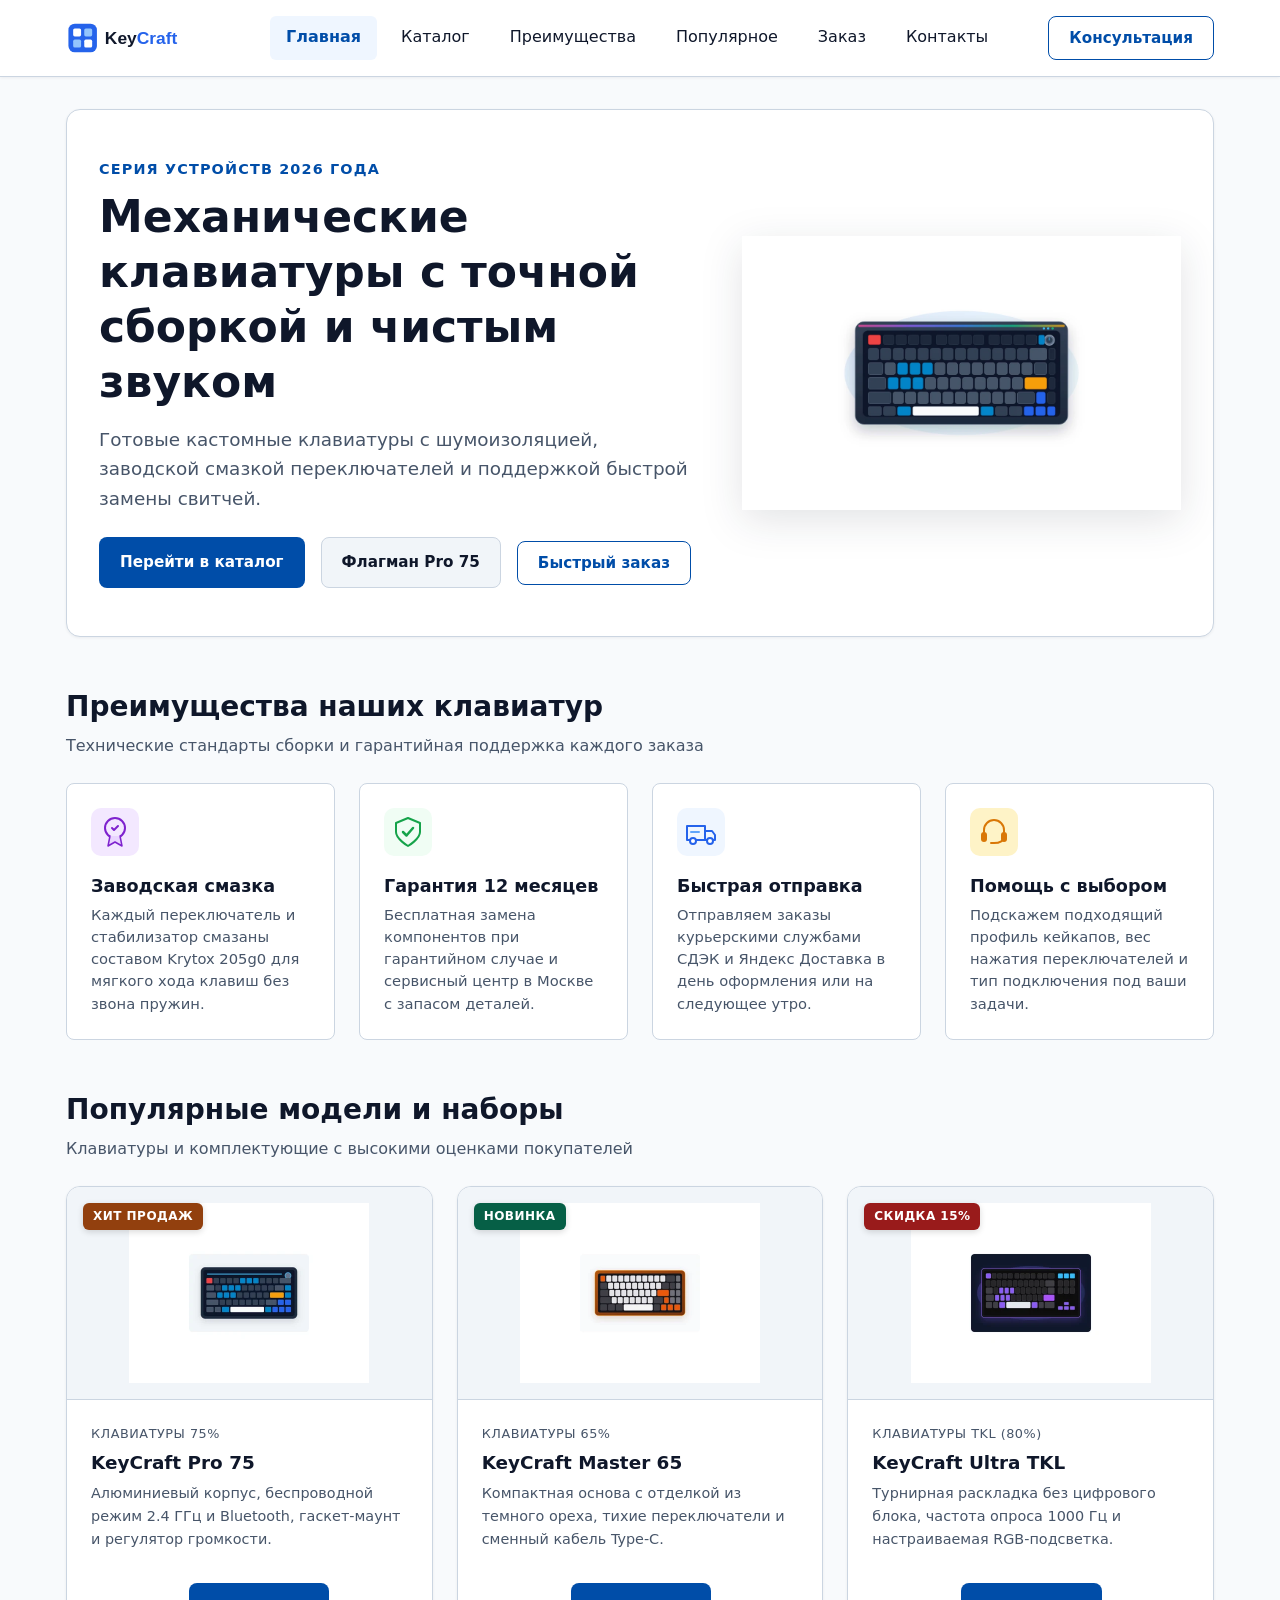
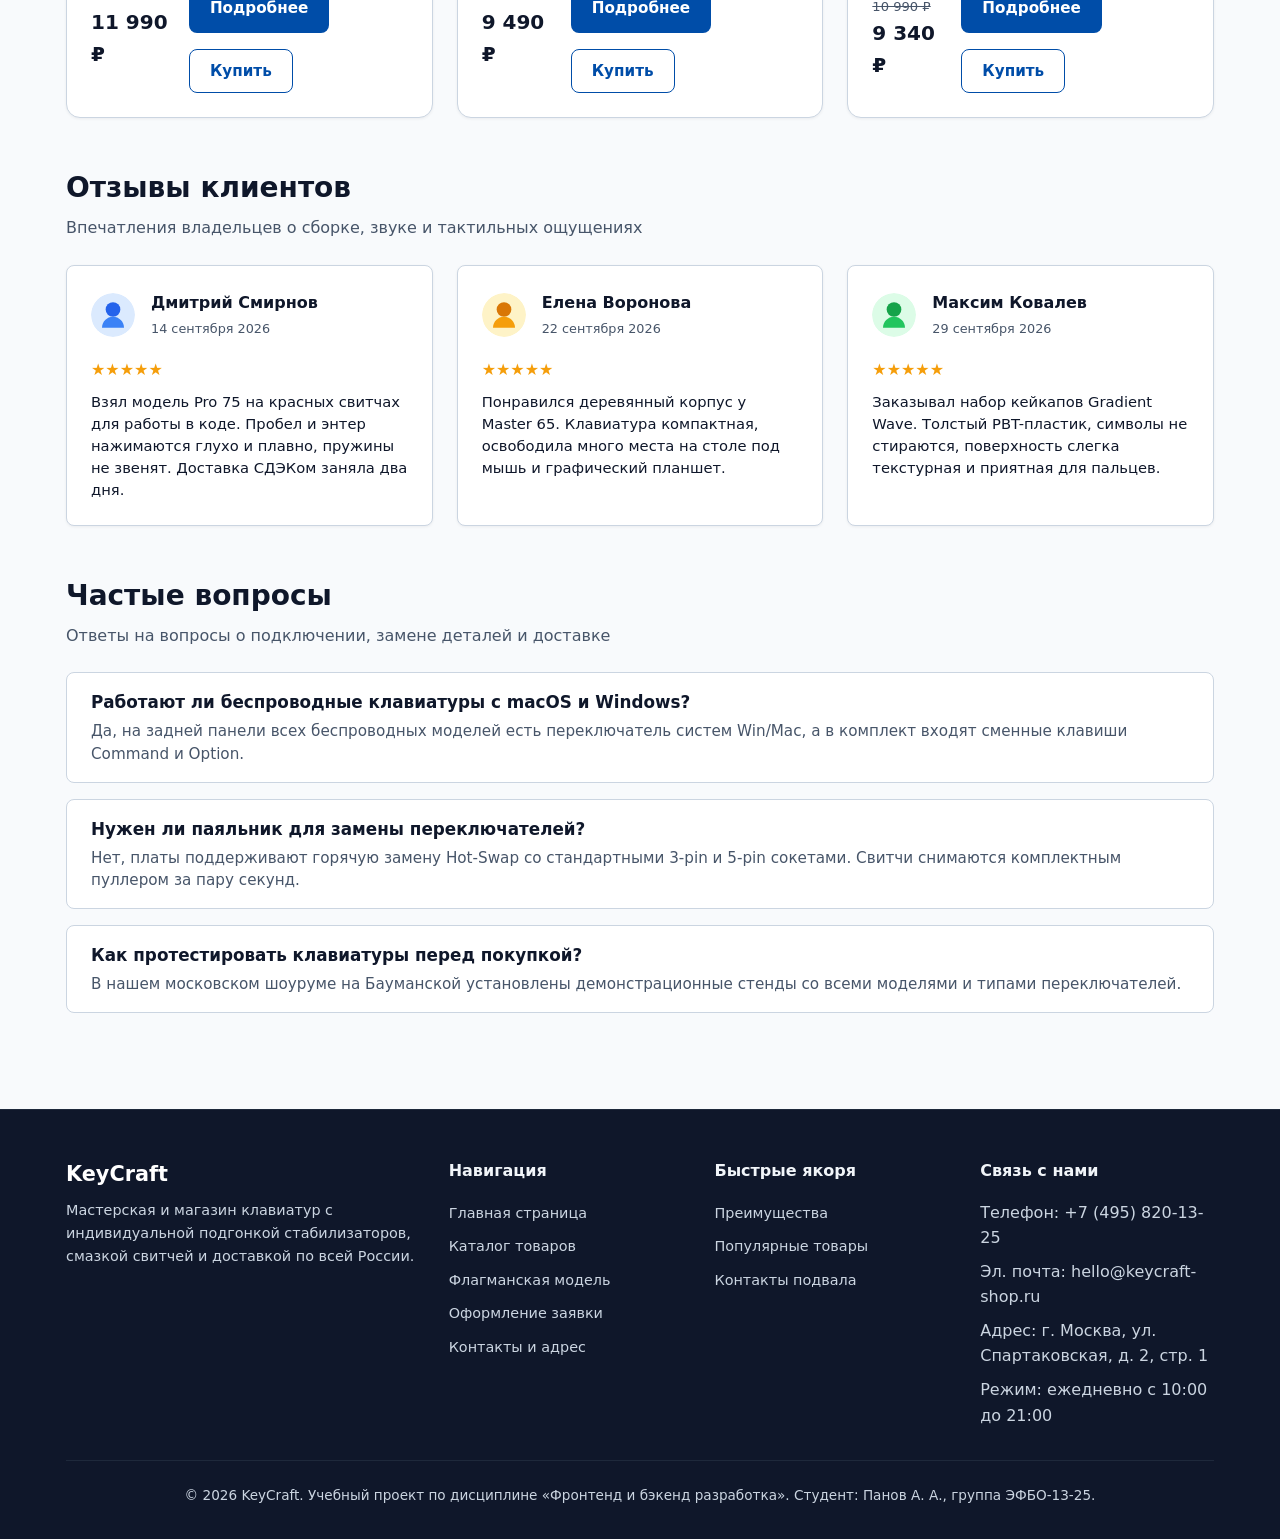
<file: index.html>
<!DOCTYPE html>
<html lang="ru">
<head>
  <meta charset="UTF-8">
  <meta name="viewport" content="width=device-width, initial-scale=1.0">
  <title>KeyCraft — Магазин кастомных механических клавиатур</title>
  <meta name="description" content="Интернет-магазин кастомных механических клавиатур KeyCraft: модели 65%, 75% и TKL, смазанные свитчи Krytox, PBT-кейкапы и быстрая доставка по РФ.">
  <link rel="icon" href="favicon.ico">
  <link rel="canonical" href="https://s4cbs.github.io/kr3-responsive-shop/index.html">
  <!-- Подключение базовых стилей проекта -->
  <link rel="stylesheet" href="css/style.css">
  <!-- Подключение отдельного файла адаптивных стилей (КР №3) -->
  <link rel="stylesheet" href="css/responsive.css">
</head>
<body>
  <!-- Ссылка для быстрого перехода к содержимому (доступность A11y) -->
  <a href="#main-content" class="skip-link">Перейти к основному содержимому</a>

  <!-- Шапка сайта с доступной адаптивной навигацией -->
  <header class="site-header">
    <div class="container site-header__inner">
      <div class="site-header__brand">
        <a href="index.html" class="site-header__logo" aria-label="KeyCraft на главную">
          <img src="images/logo.svg" alt="Логотип KeyCraft" class="site-header__logo-img" width="160" height="38">
        </a>
      </div>

      <!-- Навигационное меню (десктопная панель / мобильный Drawer) -->
      <nav class="site-nav" id="primary-nav" aria-label="Основное меню">
        <div class="site-nav__header">
          <span class="site-nav__title">Навигация</span>
          <button type="button" class="site-nav__close-btn" id="menu-close-btn" aria-label="Закрыть меню">✕</button>
        </div>
        <ul class="site-nav__list">
          <li class="site-nav__item">
            <a href="index.html" class="site-nav__link site-nav__link--active" aria-current="page">Главная</a>
          </li>
          <li class="site-nav__item">
            <a href="catalog.html" class="site-nav__link">Каталог</a>
          </li>
          <li class="site-nav__item">
            <a href="index.html#advantages" class="site-nav__link">Преимущества</a>
          </li>
          <li class="site-nav__item">
            <a href="index.html#popular" class="site-nav__link">Популярное</a>
          </li>
          <li class="site-nav__item">
            <a href="order.html" class="site-nav__link">Заказ</a>
          </li>
          <li class="site-nav__item">
            <a href="contacts.html" class="site-nav__link">Контакты</a>
          </li>
        </ul>
        <div class="site-nav__footer">
          <button type="button" class="button button--primary button--full" data-open-modal="quick-order" data-product="Консультация">Быстрая консультация</button>
        </div>
      </nav>

      <div class="site-header__actions">
        <button type="button" class="button button--outline" data-open-modal="quick-order" data-product="Консультация">Консультация</button>
        <!-- Кнопка мобильного гамбургер-меню (A11y: aria-expanded, aria-controls) -->
        <button type="button" class="site-header__menu-toggle" id="menu-toggle-btn" aria-expanded="false" aria-controls="primary-nav" aria-label="Открыть навигационное меню">
          <span class="site-header__menu-icon" aria-hidden="true">
            <span></span>
            <span></span>
            <span></span>
          </span>
        </button>
      </div>
    </div>
  </header>

  <!-- Затемняющая подложка при открытом мобильном меню -->
  <div class="site-nav-overlay" id="nav-overlay" aria-hidden="true"></div>

  <!-- Единственный тег main на странице -->
  <main id="main-content" class="site-main">
    <div class="container">

      <!-- Hero-блок (адаптивная сетка, отзывчивые изображения <picture>) -->
      <section class="hero" aria-labelledby="hero-title">
        <div class="hero__inner">
          <div class="hero__content">
            <p class="hero__subtitle">Серия устройств 2026 года</p>
            <h1 id="hero-title" class="hero__title">Механические клавиатуры с точной сборкой и чистым звуком</h1>
            <p class="hero__description">
              Готовые кастомные клавиатуры с шумоизоляцией, заводской смазкой переключателей и поддержкой быстрой замены свитчей.
            </p>
            <div class="button-group hero__actions">
              <a href="catalog.html" class="button button--primary">Перейти в каталог</a>
              <a href="product.html" class="button button--secondary">Флагман Pro 75</a>
              <button type="button" class="button button--outline" data-open-modal="quick-order" data-product="KeyCraft Pro 75">Быстрый заказ</button>
            </div>
          </div>
          <div class="hero__image-wrapper">
            <!-- Отзывчивое изображение с форматами WebP / PNG / SVG и адаптивными размерами -->
            <picture>
              <source type="image/webp" 
                      srcset="images/hero-keyboard-480.webp 480w, images/hero-keyboard-800.webp 800w, images/hero-keyboard-1200.webp 1200w" 
                      sizes="(max-width: 639px) 100vw, (max-width: 1023px) 50vw, 550px">
              <source type="image/png" 
                      srcset="images/hero-keyboard-480.png 480w, images/hero-keyboard-800.png 800w" 
                      sizes="(max-width: 639px) 100vw, (max-width: 1023px) 50vw, 550px">
              <img src="images/hero-keyboard.svg" 
                   alt="Кастомная механическая клавиатура KeyCraft Pro 75 с RGB-подсветкой" 
                   class="hero__image" 
                   width="640" 
                   height="400" 
                   fetchpriority="high">
            </picture>
          </div>
        </div>
      </section>

      <!-- Блок преимуществ с якорным id="advantages" -->
      <section id="advantages" class="section" aria-labelledby="advantages-title">
        <div class="section__header">
          <h2 id="advantages-title" class="section__title">Преимущества наших клавиатур</h2>
          <p class="section__description">Технические стандарты сборки и гарантийная поддержка каждого заказа</p>
        </div>

        <div class="features-grid">
          <article class="feature-card">
            <img src="images/icon-quality.svg" alt="" class="feature-card__icon" width="48" height="48" aria-hidden="true" loading="lazy">
            <h3 class="feature-card__title">Заводская смазка</h3>
            <p class="feature-card__description">
              Каждый переключатель и стабилизатор смазаны составом Krytox 205g0 для мягкого хода клавиш без звона пружин.
            </p>
          </article>

          <article class="feature-card">
            <img src="images/icon-warranty.svg" alt="" class="feature-card__icon" width="48" height="48" aria-hidden="true" loading="lazy">
            <h3 class="feature-card__title">Гарантия 12 месяцев</h3>
            <p class="feature-card__description">
              Бесплатная замена компонентов при гарантийном случае и сервисный центр в Москве с запасом деталей.
            </p>
          </article>

          <article class="feature-card">
            <img src="images/icon-delivery.svg" alt="" class="feature-card__icon" width="48" height="48" aria-hidden="true" loading="lazy">
            <h3 class="feature-card__title">Быстрая отправка</h3>
            <p class="feature-card__description">
              Отправляем заказы курьерскими службами СДЭК и Яндекс Доставка в день оформления или на следующее утро.
            </p>
          </article>

          <article class="feature-card">
            <img src="images/icon-support.svg" alt="" class="feature-card__icon" width="48" height="48" aria-hidden="true" loading="lazy">
            <h3 class="feature-card__title">Помощь с выбором</h3>
            <p class="feature-card__description">
              Подскажем подходящий профиль кейкапов, вес нажатия переключателей и тип подключения под ваши задачи.
            </p>
          </article>
        </div>
      </section>

      <!-- Блок популярных товаров с якорным id="popular" -->
      <section id="popular" class="section" aria-labelledby="popular-title">
        <div class="section__header">
          <h2 id="popular-title" class="section__title">Популярные модели и наборы</h2>
          <p class="section__description">Клавиатуры и комплектующие с высокими оценками покупателей</p>
        </div>

        <div class="catalog-grid">
          <!-- Карточка 1 (Хит) -->
          <article class="product-card">
            <span class="product-card__badge product-card__badge--hit">Хит продаж</span>
            <div class="product-card__image-box">
              <picture>
                <source type="image/webp" 
                        srcset="images/product-1-480.webp 480w, images/product-1-800.webp 800w" 
                        sizes="(max-width: 639px) 100vw, (max-width: 1023px) 50vw, 360px">
                <source type="image/png" 
                        srcset="images/product-1-480.png 480w, images/product-1-800.png 800w" 
                        sizes="(max-width: 639px) 100vw, (max-width: 1023px) 50vw, 360px">
                <img src="images/product-1.svg" 
                     alt="Клавиатура KeyCraft Pro 75" 
                     class="product-card__image" 
                     width="320" 
                     height="240" 
                     loading="lazy">
              </picture>
            </div>
            <div class="product-card__body">
              <span class="product-card__category">Клавиатуры 75%</span>
              <h3 class="product-card__title">
                <a href="product.html">KeyCraft Pro 75</a>
              </h3>
              <p class="product-card__description">
                Алюминиевый корпус, беспроводной режим 2.4 ГГц и Bluetooth, гаскет-маунт и регулятор громкости.
              </p>
              <div class="product-card__footer">
                <div class="product-card__price-box">
                  <span class="product-card__price">11 990 ₽</span>
                </div>
                <div class="button-group">
                  <a href="product.html" class="button button--primary">Подробнее</a>
                  <button type="button" class="button button--outline" data-open-modal="quick-order" data-product="KeyCraft Pro 75">Купить</button>
                </div>
              </div>
            </div>
          </article>

          <!-- Карточка 2 (Новинка) -->
          <article class="product-card">
            <span class="product-card__badge product-card__badge--new">Новинка</span>
            <div class="product-card__image-box">
              <picture>
                <source type="image/webp" 
                        srcset="images/product-2-480.webp 480w, images/product-2-800.webp 800w" 
                        sizes="(max-width: 639px) 100vw, (max-width: 1023px) 50vw, 360px">
                <source type="image/png" 
                        srcset="images/product-2-480.png 480w, images/product-2-800.png 800w" 
                        sizes="(max-width: 639px) 100vw, (max-width: 1023px) 50vw, 360px">
                <img src="images/product-2.svg" 
                     alt="Клавиатура KeyCraft Master 65" 
                     class="product-card__image" 
                     width="320" 
                     height="240" 
                     loading="lazy">
              </picture>
            </div>
            <div class="product-card__body">
              <span class="product-card__category">Клавиатуры 65%</span>
              <h3 class="product-card__title">
                <a href="product.html">KeyCraft Master 65</a>
              </h3>
              <p class="product-card__description">
                Компактная основа с отделкой из темного ореха, тихие переключатели и сменный кабель Type-C.
              </p>
              <div class="product-card__footer">
                <div class="product-card__price-box">
                  <span class="product-card__price">9 490 ₽</span>
                </div>
                <div class="button-group">
                  <a href="product.html" class="button button--primary">Подробнее</a>
                  <button type="button" class="button button--outline" data-open-modal="quick-order" data-product="KeyCraft Master 65">Купить</button>
                </div>
              </div>
            </div>
          </article>

          <!-- Карточка 3 (Скидка) -->
          <article class="product-card product-card--discount">
            <span class="product-card__badge product-card__badge--discount">Скидка 15%</span>
            <div class="product-card__image-box">
              <picture>
                <source type="image/webp" 
                        srcset="images/product-3-480.webp 480w, images/product-3-800.webp 800w" 
                        sizes="(max-width: 639px) 100vw, (max-width: 1023px) 50vw, 360px">
                <source type="image/png" 
                        srcset="images/product-3-480.png 480w, images/product-3-800.png 800w" 
                        sizes="(max-width: 639px) 100vw, (max-width: 1023px) 50vw, 360px">
                <img src="images/product-3.svg" 
                     alt="Клавиатура KeyCraft Ultra TKL" 
                     class="product-card__image" 
                     width="320" 
                     height="240" 
                     loading="lazy">
              </picture>
            </div>
            <div class="product-card__body">
              <span class="product-card__category">Клавиатуры TKL (80%)</span>
              <h3 class="product-card__title">
                <a href="product.html">KeyCraft Ultra TKL</a>
              </h3>
              <p class="product-card__description">
                Турнирная раскладка без цифрового блока, частота опроса 1000 Гц и настраиваемая RGB-подсветка.
              </p>
              <div class="product-card__footer">
                <div class="product-card__price-box">
                  <span class="product-card__price-old">10 990 ₽</span>
                  <span class="product-card__price">9 340 ₽</span>
                </div>
                <div class="button-group">
                  <a href="product.html" class="button button--primary">Подробнее</a>
                  <button type="button" class="button button--outline" data-open-modal="quick-order" data-product="KeyCraft Ultra TKL">Купить</button>
                </div>
              </div>
            </div>
          </article>
        </div>
      </section>

      <!-- Блок отзывов клиентов -->
      <section class="section" aria-labelledby="reviews-title">
        <div class="section__header">
          <h2 id="reviews-title" class="section__title">Отзывы клиентов</h2>
          <p class="section__description">Впечатления владельцев о сборке, звуке и тактильных ощущениях</p>
        </div>

        <div class="reviews-grid">
          <article class="review-card">
            <div class="review-card__header">
              <img src="images/avatar-1.svg" alt="Аватар Дмитрия Смирнова" class="review-card__avatar" width="48" height="48" loading="lazy">
              <div>
                <p class="review-card__author">Дмитрий Смирнов</p>
                <time class="review-card__date" datetime="2026-09-14">14 сентября 2026</time>
              </div>
            </div>
            <div class="review-card__rating" aria-label="Оценка 5 из 5">★★★★★</div>
            <p class="review-card__text">
              Взял модель Pro 75 на красных свитчах для работы в коде. Пробел и энтер нажимаются глухо и плавно, пружины не звенят. Доставка СДЭКом заняла два дня.
            </p>
          </article>

          <article class="review-card">
            <div class="review-card__header">
              <img src="images/avatar-2.svg" alt="Аватар Елены Вороновой" class="review-card__avatar" width="48" height="48" loading="lazy">
              <div>
                <p class="review-card__author">Елена Воронова</p>
                <time class="review-card__date" datetime="2026-09-22">22 сентября 2026</time>
              </div>
            </div>
            <div class="review-card__rating" aria-label="Оценка 5 из 5">★★★★★</div>
            <p class="review-card__text">
              Понравился деревянный корпус у Master 65. Клавиатура компактная, освободила много места на столе под мышь и графический планшет.
            </p>
          </article>

          <article class="review-card">
            <div class="review-card__header">
              <img src="images/avatar-3.svg" alt="Аватар Максима Ковалева" class="review-card__avatar" width="48" height="48" loading="lazy">
              <div>
                <p class="review-card__author">Максим Ковалев</p>
                <time class="review-card__date" datetime="2026-09-29">29 сентября 2026</time>
              </div>
            </div>
            <div class="review-card__rating" aria-label="Оценка 5 из 5">★★★★★</div>
            <p class="review-card__text">
              Заказывал набор кейкапов Gradient Wave. Толстый PBT-пластик, символы не стираются, поверхность слегка текстурная и приятная для пальцев.
            </p>
          </article>
        </div>
      </section>

      <!-- Блок частых вопросов (FAQ) -->
      <section class="section" aria-labelledby="faq-title">
        <div class="section__header">
          <h2 id="faq-title" class="section__title">Частые вопросы</h2>
          <p class="section__description">Ответы на вопросы о подключении, замене деталей и доставке</p>
        </div>

        <div class="faq-list">
          <div class="faq-item">
            <h3 class="faq-item__question">Работают ли беспроводные клавиатуры с macOS и Windows?</h3>
            <p class="faq-item__answer">
              Да, на задней панели всех беспроводных моделей есть переключатель систем Win/Mac, а в комплект входят сменные клавиши Command и Option.
            </p>
          </div>
          <div class="faq-item">
            <h3 class="faq-item__question">Нужен ли паяльник для замены переключателей?</h3>
            <p class="faq-item__answer">
              Нет, платы поддерживают горячую замену Hot-Swap со стандартными 3-pin и 5-pin сокетами. Свитчи снимаются комплектным пуллером за пару секунд.
            </p>
          </div>
          <div class="faq-item">
            <h3 class="faq-item__question">Как протестировать клавиатуры перед покупкой?</h3>
            <p class="faq-item__answer">
              В нашем московском шоуруме на Бауманской установлены демонстрационные стенды со всеми моделями и типами переключателей.
            </p>
          </div>
        </div>
      </section>

    </div>
  </main>

  <!-- Подвал сайта с якорным id="contacts" -->
  <footer id="contacts" class="site-footer">
    <div class="container">
      <div class="site-footer__inner">
        <div class="site-footer__column">
          <p class="site-footer__brand-title">KeyCraft</p>
          <p class="site-footer__text">
            Мастерская и магазин клавиатур с индивидуальной подгонкой стабилизаторов, смазкой свитчей и доставкой по всей России.
          </p>
        </div>

        <div class="site-footer__column">
          <h3 class="site-footer__title">Навигация</h3>
          <ul class="site-footer__list">
            <li><a href="index.html" class="site-footer__link">Главная страница</a></li>
            <li><a href="catalog.html" class="site-footer__link">Каталог товаров</a></li>
            <li><a href="product.html" class="site-footer__link">Флагманская модель</a></li>
            <li><a href="order.html" class="site-footer__link">Оформление заявки</a></li>
            <li><a href="contacts.html" class="site-footer__link">Контакты и адрес</a></li>
          </ul>
        </div>

        <div class="site-footer__column">
          <h3 class="site-footer__title">Быстрые якоря</h3>
          <ul class="site-footer__list">
            <li><a href="index.html#advantages" class="site-footer__link">Преимущества</a></li>
            <li><a href="index.html#popular" class="site-footer__link">Популярные товары</a></li>
            <li><a href="index.html#contacts" class="site-footer__link">Контакты подвала</a></li>
          </ul>
        </div>

        <div class="site-footer__column">
          <h3 class="site-footer__title">Связь с нами</h3>
          <ul class="site-footer__list">
            <li>Телефон: +7 (495) 820-13-25</li>
            <li>Эл. почта: hello@keycraft-shop.ru</li>
            <li>Адрес: г. Москва, ул. Спартаковская, д. 2, стр. 1</li>
            <li>Режим: ежедневно с 10:00 до 21:00</li>
          </ul>
        </div>
      </div>

      <div class="site-footer__bottom">
        <p>© 2026 KeyCraft. Учебный проект по дисциплине «Фронтенд и бэкенд разработка». Студент: Панов А. А., группа ЭФБО-13-25.</p>
      </div>
    </div>
  </footer>

  <!-- Модальное окно быстрого заказа (<dialog>) -->
  <dialog id="quick-order-dialog" class="modal" aria-labelledby="modal-title" aria-modal="true">
    <div class="modal__inner">
      <div class="modal__header">
        <h2 id="modal-title" class="modal__title">Быстрый заказ</h2>
        <button type="button" class="modal__close" data-close-modal aria-label="Закрыть модальное окно">×</button>
      </div>
      <p class="modal__description">Оставьте контакты, и менеджер перезвонит для подтверждения деталей заказа в течение 15 минут.</p>
      
      <form action="order.html" method="get" class="order-form">
        <div class="order-form__field">
          <label for="modal-name" class="order-form__label">Ваше имя <span class="order-form__required">*</span></label>
          <input type="text" id="modal-name" name="user_name" class="order-form__input" placeholder="Иван Иванов" autocomplete="name" required>
        </div>

        <div class="order-form__field">
          <label for="modal-phone" class="order-form__label">Номер телефона <span class="order-form__required">*</span></label>
          <input type="tel" id="modal-phone" name="user_phone" class="order-form__input" placeholder="+7 (999) 000-00-00" autocomplete="tel" required>
        </div>

        <div class="order-form__field">
          <label for="modal-product" class="order-form__label">Выбранный товар</label>
          <select id="modal-product" name="product_name" class="order-form__select">
            <option value="KeyCraft Pro 75">KeyCraft Pro 75 (11 990 ₽)</option>
            <option value="KeyCraft Master 65">KeyCraft Master 65 (9 490 ₽)</option>
            <option value="KeyCraft Ultra TKL">KeyCraft Ultra TKL (9 340 ₽)</option>
            <option value="KeyCraft Retro Classic">KeyCraft Retro Classic (8 790 ₽)</option>
            <option value="Линейные свитчи Red (70 шт)">Линейные свитчи Red (2 490 ₽)</option>
            <option value="PBT Кейкапы Gradient Wave">PBT Кейкапы Gradient Wave (3 290 ₽)</option>
          </select>
        </div>

        <div class="order-form__field">
          <label for="modal-consent" class="order-form__checkbox-label">
            <input type="checkbox" id="modal-consent" name="consent" class="order-form__checkbox" required checked>
            <span>Согласен на обработку персональных данных</span>
          </label>
        </div>

        <div class="order-form__actions">
          <button type="submit" class="button button--primary button--full">Подтвердить заявку</button>
        </div>
      </form>
    </div>
  </dialog>

  <!-- Кнопка «Наверх» -->
  <button type="button" class="scroll-top-button" aria-label="Прокрутить страницу наверх">
    <svg class="scroll-top-button__icon" viewBox="0 0 24 24" width="24" height="24" aria-hidden="true">
      <path d="M12 19V5M5 12l7-7 7 7" stroke="currentColor" stroke-width="2" stroke-linecap="round" stroke-linejoin="round" fill="none"/>
    </svg>
  </button>

  <script src="js/main.js" defer></script>
</body>
</html>
</file>
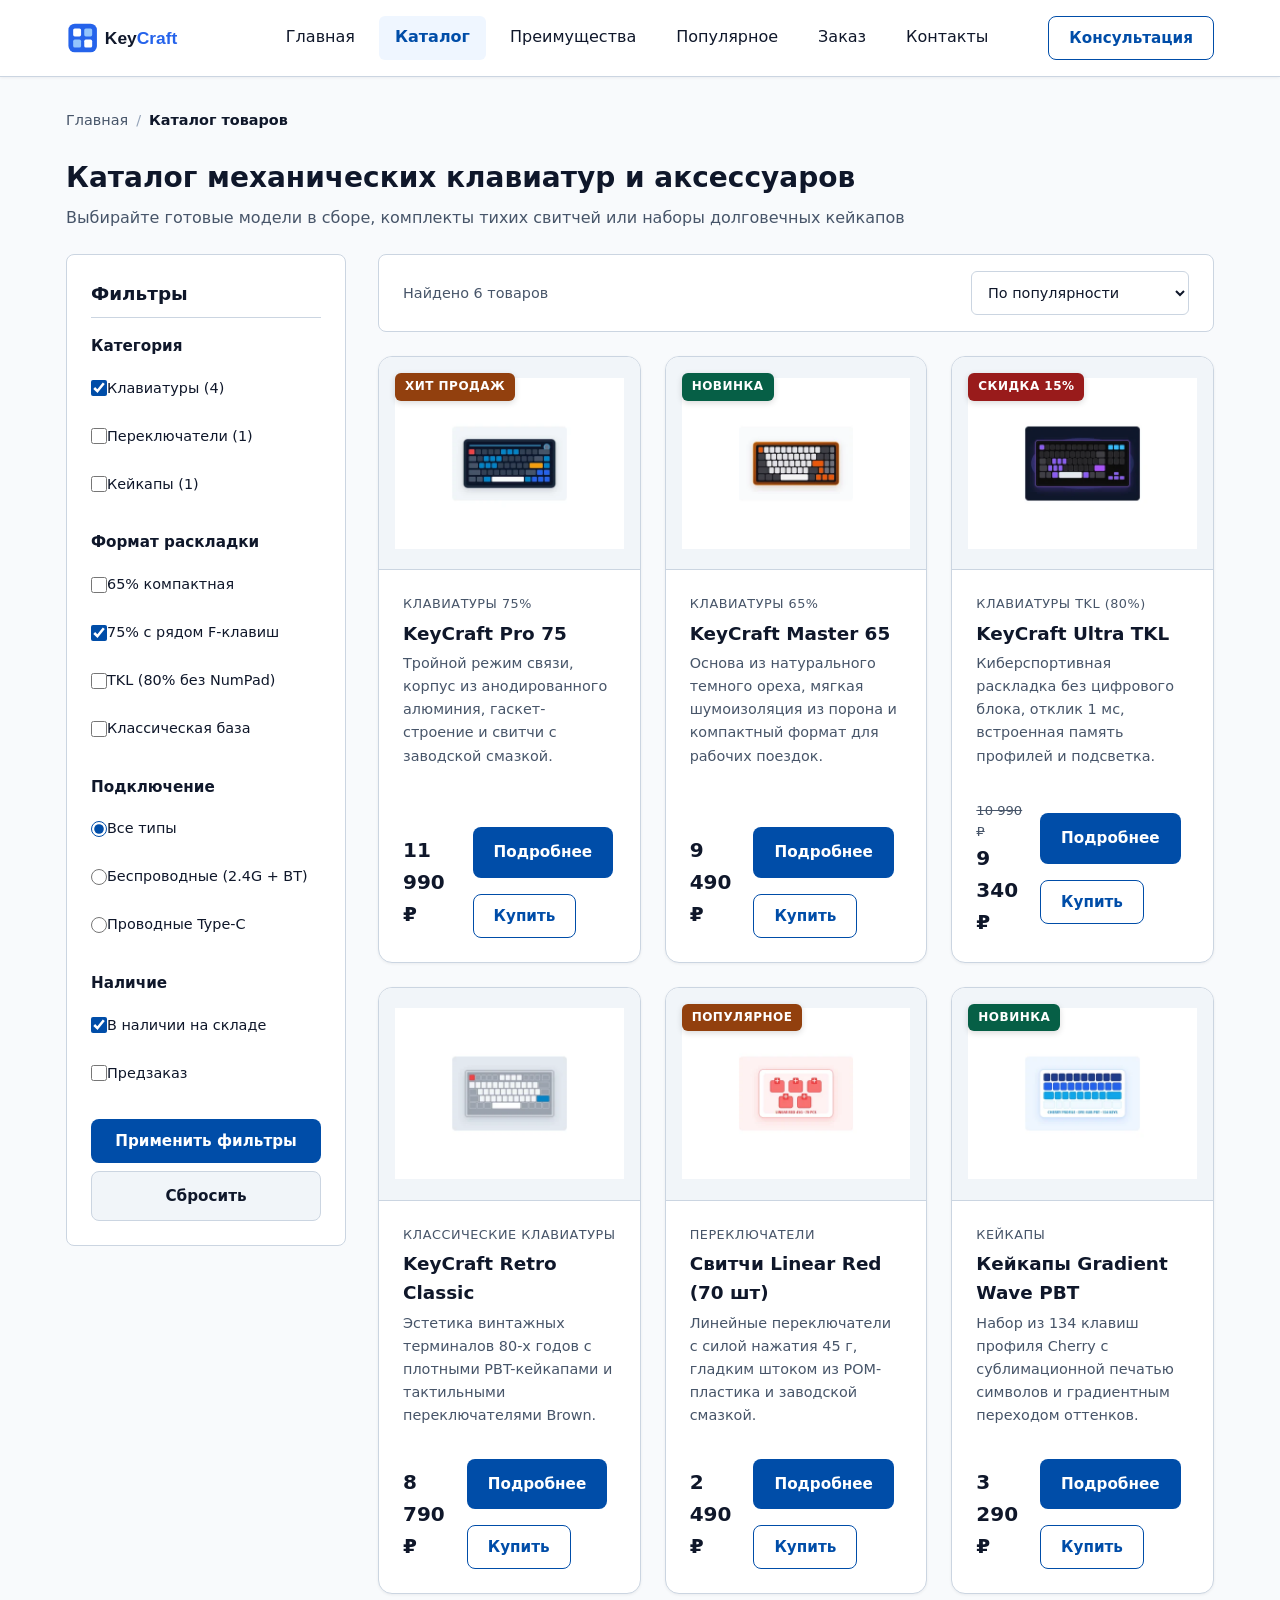
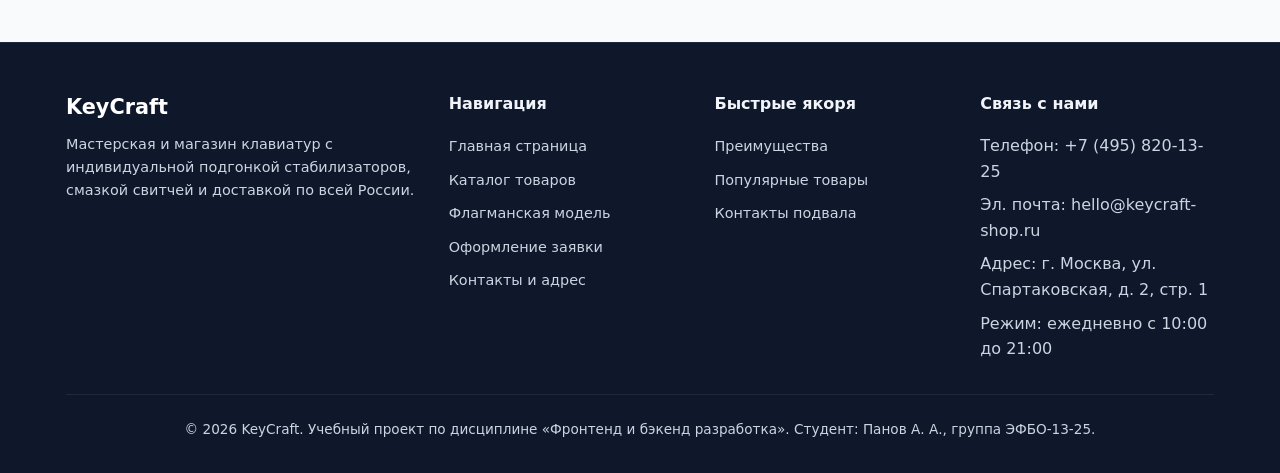
<file: catalog.html>
<!DOCTYPE html>
<html lang="ru">
<head>
  <meta charset="UTF-8">
  <meta name="viewport" content="width=device-width, initial-scale=1.0">
  <title>Каталог механических клавиатур и аксессуаров | KeyCraft</title>
  <meta name="description" content="Полный каталог механических клавиатур 65%, 75%, TKL, переключателей и PBT-кейкапов KeyCraft. Фильтры по параметрам и быстрая доставка.">
  <link rel="icon" href="favicon.ico">
  <link rel="canonical" href="https://s4cbs.github.io/kr3-responsive-shop/catalog.html">
  <link rel="stylesheet" href="css/style.css">
  <link rel="stylesheet" href="css/responsive.css">
</head>
<body>
  <a href="#main-content" class="skip-link">Перейти к основному содержимому</a>

  <!-- Шапка сайта -->
  <header class="site-header">
    <div class="container site-header__inner">
      <div class="site-header__brand">
        <a href="index.html" class="site-header__logo" aria-label="KeyCraft на главную">
          <img src="images/logo.svg" alt="Логотип KeyCraft" class="site-header__logo-img" width="160" height="38">
        </a>
      </div>

      <nav class="site-nav" id="primary-nav" aria-label="Основное меню">
        <div class="site-nav__header">
          <span class="site-nav__title">Навигация</span>
          <button type="button" class="site-nav__close-btn" id="menu-close-btn" aria-label="Закрыть меню">✕</button>
        </div>
        <ul class="site-nav__list">
          <li class="site-nav__item">
            <a href="index.html" class="site-nav__link">Главная</a>
          </li>
          <li class="site-nav__item">
            <a href="catalog.html" class="site-nav__link site-nav__link--active" aria-current="page">Каталог</a>
          </li>
          <li class="site-nav__item">
            <a href="index.html#advantages" class="site-nav__link">Преимущества</a>
          </li>
          <li class="site-nav__item">
            <a href="index.html#popular" class="site-nav__link">Популярное</a>
          </li>
          <li class="site-nav__item">
            <a href="order.html" class="site-nav__link">Заказ</a>
          </li>
          <li class="site-nav__item">
            <a href="contacts.html" class="site-nav__link">Контакты</a>
          </li>
        </ul>
        <div class="site-nav__footer">
          <button type="button" class="button button--primary button--full" data-open-modal="quick-order" data-product="Консультация">Быстрая консультация</button>
        </div>
      </nav>

      <div class="site-header__actions">
        <button type="button" class="button button--outline" data-open-modal="quick-order" data-product="Консультация">Консультация</button>
        <button type="button" class="site-header__menu-toggle" id="menu-toggle-btn" aria-expanded="false" aria-controls="primary-nav" aria-label="Открыть навигационное меню">
          <span class="site-header__menu-icon" aria-hidden="true">
            <span></span>
            <span></span>
            <span></span>
          </span>
        </button>
      </div>
    </div>
  </header>

  <div class="site-nav-overlay" id="nav-overlay" aria-hidden="true"></div>

  <!-- Основное содержимое страницы -->
  <main id="main-content" class="site-main">
    <div class="container">

      <!-- Хлебные крошки -->
      <nav class="breadcrumbs" aria-label="Навигационная цепочка">
        <ol class="breadcrumbs__list">
          <li class="breadcrumbs__item"><a href="index.html" class="breadcrumbs__link">Главная</a></li>
          <li class="breadcrumbs__item"><span class="breadcrumbs__link--current">Каталог товаров</span></li>
        </ol>
      </nav>

      <div class="section__header">
        <h1 class="section__title">Каталог механических клавиатур и аксессуаров</h1>
        <p class="section__description">Выбирайте готовые модели в сборе, комплекты тихих свитчей или наборы долговечных кейкапов</p>
      </div>

      <!-- Раскладка страницы каталога с фильтрами -->
      <div class="catalog-layout">
        
        <!-- Боковой блок фильтров (Aside: липкий на десктопе, аккордеон на мобильных) -->
        <aside class="catalog-filters" aria-label="Фильтры товаров">
          <button type="button" class="catalog-filters__toggle" id="filter-toggle-btn" aria-expanded="false" aria-controls="catalog-filters-form">
            <span>Параметры и фильтры</span>
            <span class="catalog-filters__toggle-icon" aria-hidden="true">▼</span>
          </button>

          <h2 class="catalog-filters__title">Фильтры</h2>

          <form action="catalog.html" method="get" id="catalog-filters-form" class="catalog-filters__form">
            <!-- Группа 1: Категории -->
            <div class="catalog-filters__group">
              <h3 class="catalog-filters__group-title">Категория</h3>
              <ul class="catalog-filters__list">
                <li class="catalog-filters__item">
                  <input type="checkbox" id="filter-cat-keyboards" name="cat" value="keyboards" class="catalog-filters__input" checked>
                  <label for="filter-cat-keyboards" class="catalog-filters__label">
                    <span>Клавиатуры (4)</span>
                  </label>
                </li>
                <li class="catalog-filters__item">
                  <input type="checkbox" id="filter-cat-switches" name="cat" value="switches" class="catalog-filters__input">
                  <label for="filter-cat-switches" class="catalog-filters__label">
                    <span>Переключатели (1)</span>
                  </label>
                </li>
                <li class="catalog-filters__item">
                  <input type="checkbox" id="filter-cat-keycaps" name="cat" value="keycaps" class="catalog-filters__input">
                  <label for="filter-cat-keycaps" class="catalog-filters__label">
                    <span>Кейкапы (1)</span>
                  </label>
                </li>
              </ul>
            </div>

            <!-- Группа 2: Форм-фактор -->
            <div class="catalog-filters__group">
              <h3 class="catalog-filters__group-title">Формат раскладки</h3>
              <ul class="catalog-filters__list">
                <li class="catalog-filters__item">
                  <input type="checkbox" id="filter-fmt-65" name="format" value="65" class="catalog-filters__input">
                  <label for="filter-fmt-65" class="catalog-filters__label">
                    <span>65% компактная</span>
                  </label>
                </li>
                <li class="catalog-filters__item">
                  <input type="checkbox" id="filter-fmt-75" name="format" value="75" class="catalog-filters__input" checked>
                  <label for="filter-fmt-75" class="catalog-filters__label">
                    <span>75% с рядом F-клавиш</span>
                  </label>
                </li>
                <li class="catalog-filters__item">
                  <input type="checkbox" id="filter-fmt-tkl" name="format" value="tkl" class="catalog-filters__input">
                  <label for="filter-fmt-tkl" class="catalog-filters__label">
                    <span>TKL (80% без NumPad)</span>
                  </label>
                </li>
                <li class="catalog-filters__item">
                  <input type="checkbox" id="filter-fmt-retro" name="format" value="retro" class="catalog-filters__input">
                  <label for="filter-fmt-retro" class="catalog-filters__label">
                    <span>Классическая база</span>
                  </label>
                </li>
              </ul>
            </div>

            <!-- Группа 3: Подключение -->
            <div class="catalog-filters__group">
              <h3 class="catalog-filters__group-title">Подключение</h3>
              <ul class="catalog-filters__list">
                <li class="catalog-filters__item">
                  <input type="radio" id="filter-conn-all" name="conn" value="all" class="catalog-filters__input" checked>
                  <label for="filter-conn-all" class="catalog-filters__label">
                    <span>Все типы</span>
                  </label>
                </li>
                <li class="catalog-filters__item">
                  <input type="radio" id="filter-conn-wireless" name="conn" value="wireless" class="catalog-filters__input">
                  <label for="filter-conn-wireless" class="catalog-filters__label">
                    <span>Беспроводные (2.4G + BT)</span>
                  </label>
                </li>
                <li class="catalog-filters__item">
                  <input type="radio" id="filter-conn-wired" name="conn" value="wired" class="catalog-filters__input">
                  <label for="filter-conn-wired" class="catalog-filters__label">
                    <span>Проводные Type-C</span>
                  </label>
                </li>
              </ul>
            </div>

            <!-- Группа 4: Наличие -->
            <div class="catalog-filters__group">
              <h3 class="catalog-filters__group-title">Наличие</h3>
              <ul class="catalog-filters__list">
                <li class="catalog-filters__item">
                  <input type="checkbox" id="filter-stock-in" name="stock" value="in_stock" class="catalog-filters__input" checked>
                  <label for="filter-stock-in" class="catalog-filters__label">
                    <span>В наличии на складе</span>
                  </label>
                </li>
                <li class="catalog-filters__item">
                  <input type="checkbox" id="filter-stock-preorder" name="stock" value="preorder" class="catalog-filters__input">
                  <label for="filter-stock-preorder" class="catalog-filters__label">
                    <span>Предзаказ</span>
                  </label>
                </li>
              </ul>
            </div>

            <div class="catalog-filters__actions">
              <button type="submit" class="button button--primary button--full">Применить фильтры</button>
              <a href="catalog.html" class="button button--secondary button--full">Сбросить</a>
            </div>
          </form>
        </aside>

        <!-- Колонка с карточками товаров -->
        <section class="catalog-layout__content" aria-label="Список товаров каталога">
          
          <!-- Панель сортировки и счетчик -->
          <div class="catalog-toolbar">
            <p class="catalog-toolbar__count">Найдено 6 товаров</p>
            <div>
              <label for="catalog-sort" class="visually-hidden">Сортировать товары</label>
              <select id="catalog-sort" name="catalog_sort" class="catalog-toolbar__select">
                <option value="popular">По популярности</option>
                <option value="price_asc">Сначала недорогие</option>
                <option value="price_desc">Сначала премиальные</option>
                <option value="new">Сначала новинки</option>
              </select>
            </div>
          </div>

          <!-- Сетка карточек товаров -->
          <div class="catalog-grid">
            
            <!-- Товар 1 -->
            <article class="product-card">
              <span class="product-card__badge product-card__badge--hit">Хит продаж</span>
              <div class="product-card__image-box">
                <picture>
                  <source type="image/webp" 
                          srcset="images/product-1-480.webp 480w, images/product-1-800.webp 800w" 
                          sizes="(max-width: 639px) 100vw, (max-width: 1023px) 50vw, 360px">
                  <source type="image/png" 
                          srcset="images/product-1-480.png 480w, images/product-1-800.png 800w" 
                          sizes="(max-width: 639px) 100vw, (max-width: 1023px) 50vw, 360px">
                  <img src="images/product-1.svg" 
                       alt="Клавиатура KeyCraft Pro 75" 
                       class="product-card__image" 
                       width="320" 
                       height="240" 
                       loading="lazy">
                </picture>
              </div>
              <div class="product-card__body">
                <span class="product-card__category">Клавиатуры 75%</span>
                <h2 class="product-card__title">
                  <a href="product.html">KeyCraft Pro 75</a>
                </h2>
                <p class="product-card__description">
                  Тройной режим связи, корпус из анодированного алюминия, гаскет-строение и свитчи с заводской смазкой.
                </p>
                <div class="product-card__footer">
                  <div class="product-card__price-box">
                    <span class="product-card__price">11 990 ₽</span>
                  </div>
                  <div class="button-group">
                    <a href="product.html" class="button button--primary">Подробнее</a>
                    <button type="button" class="button button--outline" data-open-modal="quick-order" data-product="KeyCraft Pro 75">Купить</button>
                  </div>
                </div>
              </div>
            </article>

            <!-- Товар 2 -->
            <article class="product-card">
              <span class="product-card__badge product-card__badge--new">Новинка</span>
              <div class="product-card__image-box">
                <picture>
                  <source type="image/webp" 
                          srcset="images/product-2-480.webp 480w, images/product-2-800.webp 800w" 
                          sizes="(max-width: 639px) 100vw, (max-width: 1023px) 50vw, 360px">
                  <source type="image/png" 
                          srcset="images/product-2-480.png 480w, images/product-2-800.png 800w" 
                          sizes="(max-width: 639px) 100vw, (max-width: 1023px) 50vw, 360px">
                  <img src="images/product-2.svg" 
                       alt="Клавиатура KeyCraft Master 65" 
                       class="product-card__image" 
                       width="320" 
                       height="240" 
                       loading="lazy">
                </picture>
              </div>
              <div class="product-card__body">
                <span class="product-card__category">Клавиатуры 65%</span>
                <h2 class="product-card__title">
                  <a href="product.html">KeyCraft Master 65</a>
                </h2>
                <p class="product-card__description">
                  Основа из натурального темного ореха, мягкая шумоизоляция из порона и компактный формат для рабочих поездок.
                </p>
                <div class="product-card__footer">
                  <div class="product-card__price-box">
                    <span class="product-card__price">9 490 ₽</span>
                  </div>
                  <div class="button-group">
                    <a href="product.html" class="button button--primary">Подробнее</a>
                    <button type="button" class="button button--outline" data-open-modal="quick-order" data-product="KeyCraft Master 65">Купить</button>
                  </div>
                </div>
              </div>
            </article>

            <!-- Товар 3 -->
            <article class="product-card product-card--discount">
              <span class="product-card__badge product-card__badge--discount">Скидка 15%</span>
              <div class="product-card__image-box">
                <picture>
                  <source type="image/webp" 
                          srcset="images/product-3-480.webp 480w, images/product-3-800.webp 800w" 
                          sizes="(max-width: 639px) 100vw, (max-width: 1023px) 50vw, 360px">
                  <source type="image/png" 
                          srcset="images/product-3-480.png 480w, images/product-3-800.png 800w" 
                          sizes="(max-width: 639px) 100vw, (max-width: 1023px) 50vw, 360px">
                  <img src="images/product-3.svg" 
                       alt="Клавиатура KeyCraft Ultra TKL" 
                       class="product-card__image" 
                       width="320" 
                       height="240" 
                       loading="lazy">
                </picture>
              </div>
              <div class="product-card__body">
                <span class="product-card__category">Клавиатуры TKL (80%)</span>
                <h2 class="product-card__title">
                  <a href="product.html">KeyCraft Ultra TKL</a>
                </h2>
                <p class="product-card__description">
                  Киберспортивная раскладка без цифрового блока, отклик 1 мс, встроенная память профилей и подсветка.
                </p>
                <div class="product-card__footer">
                  <div class="product-card__price-box">
                    <span class="product-card__price-old">10 990 ₽</span>
                    <span class="product-card__price">9 340 ₽</span>
                  </div>
                  <div class="button-group">
                    <a href="product.html" class="button button--primary">Подробнее</a>
                    <button type="button" class="button button--outline" data-open-modal="quick-order" data-product="KeyCraft Ultra TKL">Купить</button>
                  </div>
                </div>
              </div>
            </article>

            <!-- Товар 4 -->
            <article class="product-card">
              <div class="product-card__image-box">
                <picture>
                  <source type="image/webp" 
                          srcset="images/product-4-480.webp 480w, images/product-4-800.webp 800w" 
                          sizes="(max-width: 639px) 100vw, (max-width: 1023px) 50vw, 360px">
                  <source type="image/png" 
                          srcset="images/product-4-480.png 480w, images/product-4-800.png 800w" 
                          sizes="(max-width: 639px) 100vw, (max-width: 1023px) 50vw, 360px">
                  <img src="images/product-4.svg" 
                       alt="Клавиатура KeyCraft Retro Classic" 
                       class="product-card__image" 
                       width="320" 
                       height="240" 
                       loading="lazy">
                </picture>
              </div>
              <div class="product-card__body">
                <span class="product-card__category">Классические клавиатуры</span>
                <h2 class="product-card__title">
                  <a href="product.html">KeyCraft Retro Classic</a>
                </h2>
                <p class="product-card__description">
                  Эстетика винтажных терминалов 80-х годов с плотными PBT-кейкапами и тактильными переключателями Brown.
                </p>
                <div class="product-card__footer">
                  <div class="product-card__price-box">
                    <span class="product-card__price">8 790 ₽</span>
                  </div>
                  <div class="button-group">
                    <a href="product.html" class="button button--primary">Подробнее</a>
                    <button type="button" class="button button--outline" data-open-modal="quick-order" data-product="KeyCraft Retro Classic">Купить</button>
                  </div>
                </div>
              </div>
            </article>

            <!-- Товар 5 -->
            <article class="product-card">
              <span class="product-card__badge product-card__badge--hit">Популярное</span>
              <div class="product-card__image-box">
                <picture>
                  <source type="image/webp" 
                          srcset="images/product-5-480.webp 480w, images/product-5-800.webp 800w" 
                          sizes="(max-width: 639px) 100vw, (max-width: 1023px) 50vw, 360px">
                  <source type="image/png" 
                          srcset="images/product-5-480.png 480w, images/product-5-800.png 800w" 
                          sizes="(max-width: 639px) 100vw, (max-width: 1023px) 50vw, 360px">
                  <img src="images/product-5.svg" 
                       alt="Набор свитчей Linear Red 70 шт" 
                       class="product-card__image" 
                       width="320" 
                       height="240" 
                       loading="lazy">
                </picture>
              </div>
              <div class="product-card__body">
                <span class="product-card__category">Переключатели</span>
                <h2 class="product-card__title">
                  <a href="product.html">Свитчи Linear Red (70 шт)</a>
                </h2>
                <p class="product-card__description">
                  Линейные переключатели с силой нажатия 45 г, гладким штоком из POM-пластика и заводской смазкой.
                </p>
                <div class="product-card__footer">
                  <div class="product-card__price-box">
                    <span class="product-card__price">2 490 ₽</span>
                  </div>
                  <div class="button-group">
                    <a href="product.html" class="button button--primary">Подробнее</a>
                    <button type="button" class="button button--outline" data-open-modal="quick-order" data-product="Линейные свитчи Red (70 шт)">Купить</button>
                  </div>
                </div>
              </div>
            </article>

            <!-- Товар 6 -->
            <article class="product-card">
              <span class="product-card__badge product-card__badge--new">Новинка</span>
              <div class="product-card__image-box">
                <picture>
                  <source type="image/webp" 
                          srcset="images/product-6-480.webp 480w, images/product-6-800.webp 800w" 
                          sizes="(max-width: 639px) 100vw, (max-width: 1023px) 50vw, 360px">
                  <source type="image/png" 
                          srcset="images/product-6-480.png 480w, images/product-6-800.png 800w" 
                          sizes="(max-width: 639px) 100vw, (max-width: 1023px) 50vw, 360px">
                  <img src="images/product-6.svg" 
                       alt="Кейкапы Gradient Wave PBT" 
                       class="product-card__image" 
                       width="320" 
                       height="240" 
                       loading="lazy">
                </picture>
              </div>
              <div class="product-card__body">
                <span class="product-card__category">Кейкапы</span>
                <h2 class="product-card__title">
                  <a href="product.html">Кейкапы Gradient Wave PBT</a>
                </h2>
                <p class="product-card__description">
                  Набор из 134 клавиш профиля Cherry с сублимационной печатью символов и градиентным переходом оттенков.
                </p>
                <div class="product-card__footer">
                  <div class="product-card__price-box">
                    <span class="product-card__price">3 290 ₽</span>
                  </div>
                  <div class="button-group">
                    <a href="product.html" class="button button--primary">Подробнее</a>
                    <button type="button" class="button button--outline" data-open-modal="quick-order" data-product="PBT Кейкапы Gradient Wave">Купить</button>
                  </div>
                </div>
              </div>
            </article>

          </div>
        </section>

      </div>

    </div>
  </main>

  <!-- Подвал сайта -->
  <footer id="contacts" class="site-footer">
    <div class="container">
      <div class="site-footer__inner">
        <div class="site-footer__column">
          <p class="site-footer__brand-title">KeyCraft</p>
          <p class="site-footer__text">
            Мастерская и магазин клавиатур с индивидуальной подгонкой стабилизаторов, смазкой свитчей и доставкой по всей России.
          </p>
        </div>

        <div class="site-footer__column">
          <h3 class="site-footer__title">Навигация</h3>
          <ul class="site-footer__list">
            <li><a href="index.html" class="site-footer__link">Главная страница</a></li>
            <li><a href="catalog.html" class="site-footer__link">Каталог товаров</a></li>
            <li><a href="product.html" class="site-footer__link">Флагманская модель</a></li>
            <li><a href="order.html" class="site-footer__link">Оформление заявки</a></li>
            <li><a href="contacts.html" class="site-footer__link">Контакты и адрес</a></li>
          </ul>
        </div>

        <div class="site-footer__column">
          <h3 class="site-footer__title">Быстрые якоря</h3>
          <ul class="site-footer__list">
            <li><a href="index.html#advantages" class="site-footer__link">Преимущества</a></li>
            <li><a href="index.html#popular" class="site-footer__link">Популярные товары</a></li>
            <li><a href="index.html#contacts" class="site-footer__link">Контакты подвала</a></li>
          </ul>
        </div>

        <div class="site-footer__column">
          <h3 class="site-footer__title">Связь с нами</h3>
          <ul class="site-footer__list">
            <li>Телефон: +7 (495) 820-13-25</li>
            <li>Эл. почта: hello@keycraft-shop.ru</li>
            <li>Адрес: г. Москва, ул. Спартаковская, д. 2, стр. 1</li>
            <li>Режим: ежедневно с 10:00 до 21:00</li>
          </ul>
        </div>
      </div>

      <div class="site-footer__bottom">
        <p>© 2026 KeyCraft. Учебный проект по дисциплине «Фронтенд и бэкенд разработка». Студент: Панов А. А., группа ЭФБО-13-25.</p>
      </div>
    </div>
  </footer>

  <!-- Модальное окно быстрого заказа -->
  <dialog id="quick-order-dialog" class="modal" aria-labelledby="modal-title" aria-modal="true">
    <div class="modal__inner">
      <div class="modal__header">
        <h2 id="modal-title" class="modal__title">Быстрый заказ</h2>
        <button type="button" class="modal__close" data-close-modal aria-label="Закрыть модальное окно">×</button>
      </div>
      <p class="modal__description">Оставьте контакты, и менеджер перезвонит для подтверждения деталей заказа в течение 15 минут.</p>
      
      <form action="order.html" method="get" class="order-form">
        <div class="order-form__field">
          <label for="modal-name" class="order-form__label">Ваше имя <span class="order-form__required">*</span></label>
          <input type="text" id="modal-name" name="user_name" class="order-form__input" placeholder="Иван Иванов" autocomplete="name" required>
        </div>

        <div class="order-form__field">
          <label for="modal-phone" class="order-form__label">Номер телефона <span class="order-form__required">*</span></label>
          <input type="tel" id="modal-phone" name="user_phone" class="order-form__input" placeholder="+7 (999) 000-00-00" autocomplete="tel" required>
        </div>

        <div class="order-form__field">
          <label for="modal-product" class="order-form__label">Выбранный товар</label>
          <select id="modal-product" name="product_name" class="order-form__select">
            <option value="KeyCraft Pro 75">KeyCraft Pro 75 (11 990 ₽)</option>
            <option value="KeyCraft Master 65">KeyCraft Master 65 (9 490 ₽)</option>
            <option value="KeyCraft Ultra TKL">KeyCraft Ultra TKL (9 340 ₽)</option>
            <option value="KeyCraft Retro Classic">KeyCraft Retro Classic (8 790 ₽)</option>
            <option value="Линейные свитчи Red (70 шт)">Линейные свитчи Red (2 490 ₽)</option>
            <option value="PBT Кейкапы Gradient Wave">PBT Кейкапы Gradient Wave (3 290 ₽)</option>
          </select>
        </div>

        <div class="order-form__field">
          <label for="modal-consent" class="order-form__checkbox-label">
            <input type="checkbox" id="modal-consent" name="consent" class="order-form__checkbox" required checked>
            <span>Согласен на обработку персональных данных</span>
          </label>
        </div>

        <div class="order-form__actions">
          <button type="submit" class="button button--primary button--full">Подтвердить заявку</button>
        </div>
      </form>
    </div>
  </dialog>

  <!-- Кнопка «Наверх» -->
  <button type="button" class="scroll-top-button" aria-label="Прокрутить страницу наверх">
    <svg class="scroll-top-button__icon" viewBox="0 0 24 24" width="24" height="24" aria-hidden="true">
      <path d="M12 19V5M5 12l7-7 7 7" stroke="currentColor" stroke-width="2" stroke-linecap="round" stroke-linejoin="round" fill="none"/>
    </svg>
  </button>

  <script src="js/main.js" defer></script>
</body>
</html>
</file>
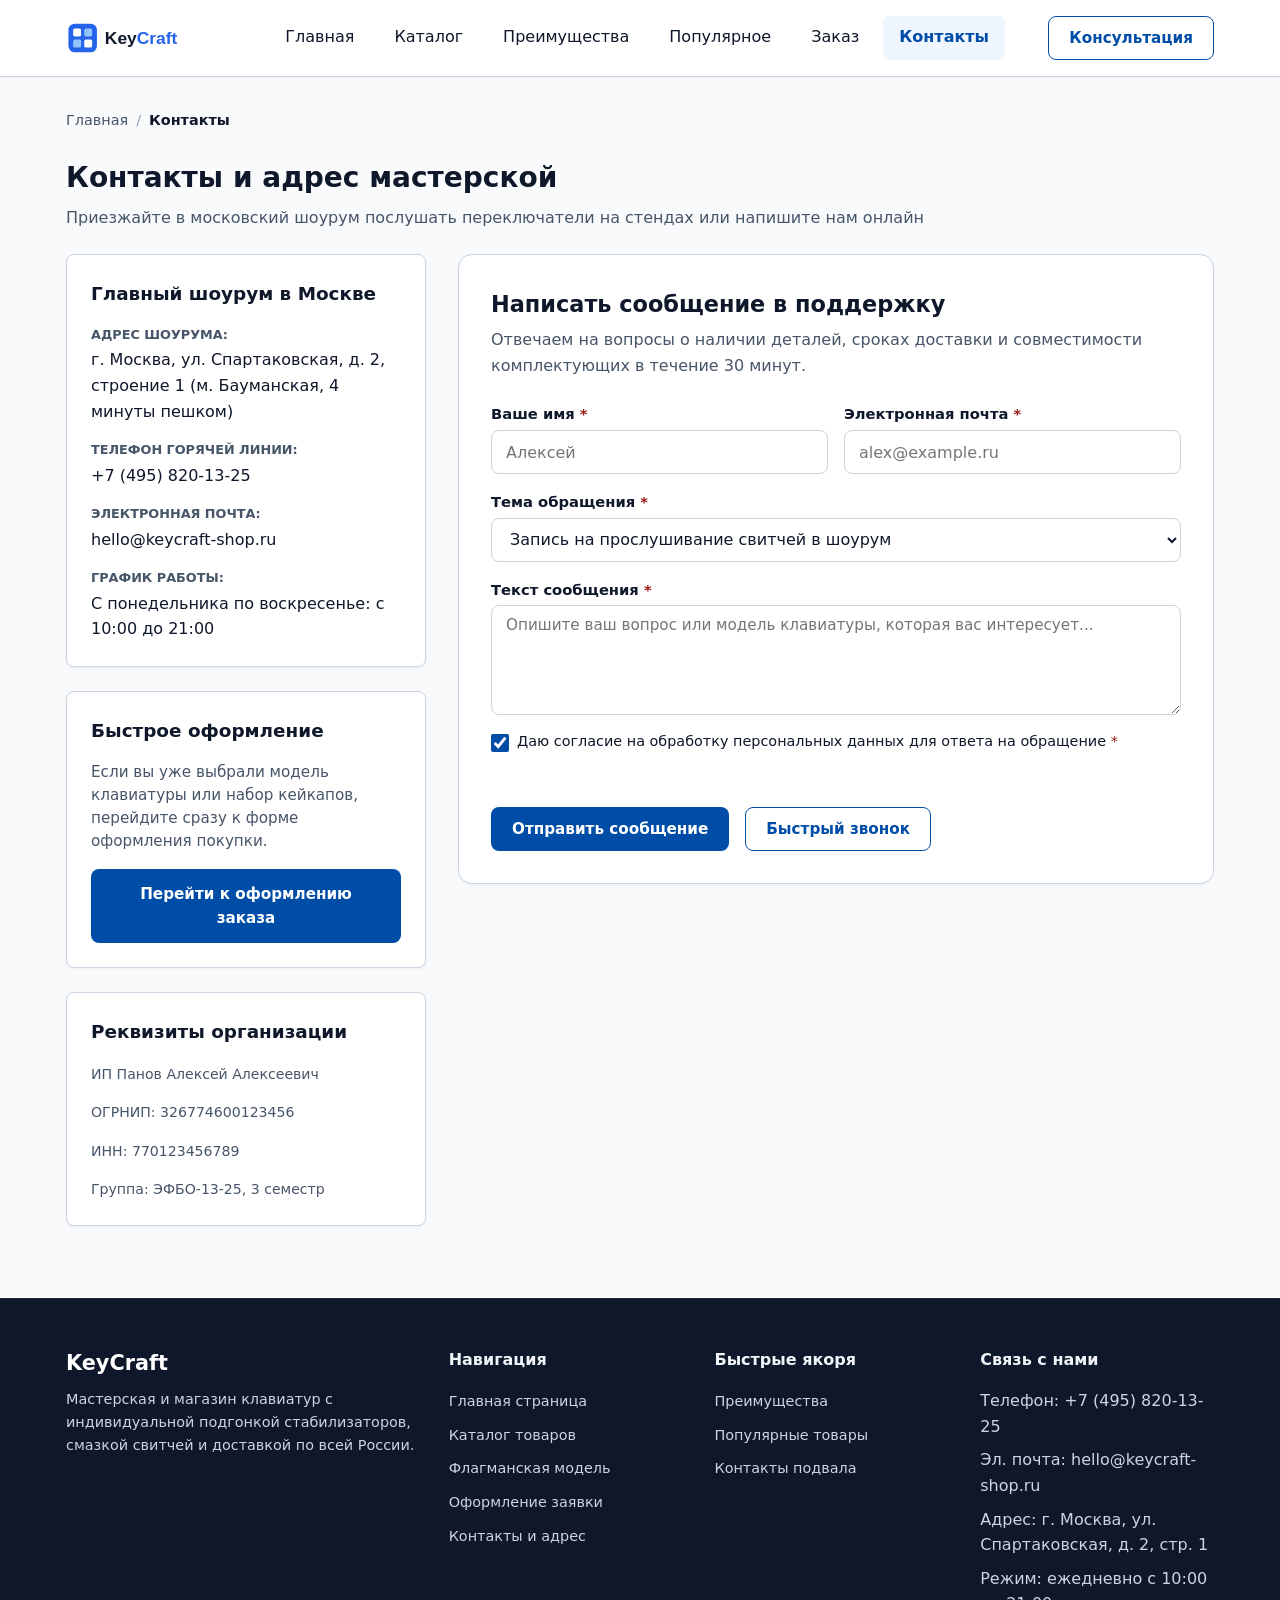
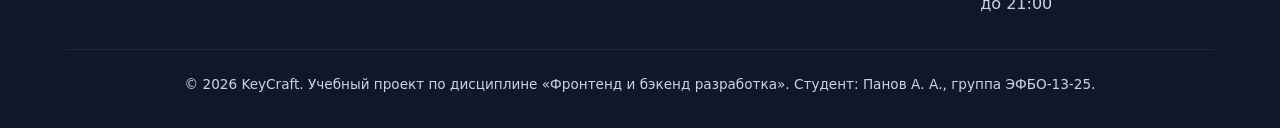
<file: contacts.html>
<!DOCTYPE html>
<html lang="ru">
<head>
  <meta charset="UTF-8">
  <meta name="viewport" content="width=device-width, initial-scale=1.0">
  <title>Контакты шоурума и мастерской клавиатур | KeyCraft</title>
  <meta name="description" content="Адрес шоурума KeyCraft в Москве, телефон, режим работы, схема проезда и форма обратной связи для вопросов по заказу.">
  <link rel="icon" href="favicon.ico">
  <link rel="canonical" href="https://s4cbs.github.io/kr3-responsive-shop/contacts.html">
  <link rel="stylesheet" href="css/style.css">
  <link rel="stylesheet" href="css/responsive.css">
</head>
<body>
  <a href="#main-content" class="skip-link">Перейти к основному содержимому</a>

  <!-- Шапка сайта -->
  <header class="site-header">
    <div class="container site-header__inner">
      <div class="site-header__brand">
        <a href="index.html" class="site-header__logo" aria-label="KeyCraft на главную">
          <img src="images/logo.svg" alt="Логотип KeyCraft" class="site-header__logo-img" width="160" height="38">
        </a>
      </div>

      <nav class="site-nav" id="primary-nav" aria-label="Основное меню">
        <div class="site-nav__header">
          <span class="site-nav__title">Навигация</span>
          <button type="button" class="site-nav__close-btn" id="menu-close-btn" aria-label="Закрыть меню">✕</button>
        </div>
        <ul class="site-nav__list">
          <li class="site-nav__item">
            <a href="index.html" class="site-nav__link">Главная</a>
          </li>
          <li class="site-nav__item">
            <a href="catalog.html" class="site-nav__link">Каталог</a>
          </li>
          <li class="site-nav__item">
            <a href="index.html#advantages" class="site-nav__link">Преимущества</a>
          </li>
          <li class="site-nav__item">
            <a href="index.html#popular" class="site-nav__link">Популярное</a>
          </li>
          <li class="site-nav__item">
            <a href="order.html" class="site-nav__link">Заказ</a>
          </li>
          <li class="site-nav__item">
            <a href="contacts.html" class="site-nav__link site-nav__link--active" aria-current="page">Контакты</a>
          </li>
        </ul>
        <div class="site-nav__footer">
          <button type="button" class="button button--primary button--full" data-open-modal="quick-order" data-product="Консультация в шоуруме">Быстрая консультация</button>
        </div>
      </nav>

      <div class="site-header__actions">
        <button type="button" class="button button--outline" data-open-modal="quick-order" data-product="Консультация в шоуруме">Консультация</button>
        <button type="button" class="site-header__menu-toggle" id="menu-toggle-btn" aria-expanded="false" aria-controls="primary-nav" aria-label="Открыть навигационное меню">
          <span class="site-header__menu-icon" aria-hidden="true">
            <span></span>
            <span></span>
            <span></span>
          </span>
        </button>
      </div>
    </div>
  </header>

  <div class="site-nav-overlay" id="nav-overlay" aria-hidden="true"></div>

  <!-- Единственный main -->
  <main id="main-content" class="site-main">
    <div class="container">

      <!-- Хлебные крошки -->
      <nav class="breadcrumbs" aria-label="Навигационная цепочка">
        <ol class="breadcrumbs__list">
          <li class="breadcrumbs__item"><a href="index.html" class="breadcrumbs__link">Главная</a></li>
          <li class="breadcrumbs__item"><span class="breadcrumbs__link--current">Контакты</span></li>
        </ol>
      </nav>

      <div class="section__header">
        <h1 class="section__title">Контакты и адрес мастерской</h1>
        <p class="section__description">Приезжайте в московский шоурум послушать переключатели на стендах или напишите нам онлайн</p>
      </div>

      <!-- Двухколоночный макет страницы контактов (CSS Grid, aside + section) -->
      <div class="contacts-layout">
        
        <!-- Контактная информация (aside) -->
        <aside class="contacts-info" aria-label="Сведения об организации">
          
          <div class="contact-card">
            <h2 class="contact-card__title">Главный шоурум в Москве</h2>
            <ul class="contact-card__list">
              <li class="contact-card__item">
                <span class="contact-card__label">Адрес шоурума:</span>
                <span class="contact-card__value">г. Москва, ул. Спартаковская, д. 2, строение 1 (м. Бауманская, 4 минуты пешком)</span>
              </li>
              <li class="contact-card__item">
                <span class="contact-card__label">Телефон горячей линии:</span>
                <a href="tel:+74958201325" class="contact-card__value">+7 (495) 820-13-25</a>
              </li>
              <li class="contact-card__item">
                <span class="contact-card__label">Электронная почта:</span>
                <a href="mailto:hello@keycraft-shop.ru" class="contact-card__value">hello@keycraft-shop.ru</a>
              </li>
              <li class="contact-card__item">
                <span class="contact-card__label">График работы:</span>
                <span class="contact-card__value">С понедельника по воскресенье: с 10:00 до 21:00</span>
              </li>
            </ul>
          </div>

          <div class="contact-card">
            <h2 class="contact-card__title">Быстрое оформление</h2>
            <p style="font-size: 0.95rem; color: var(--color-text-muted); margin-bottom: var(--space-md); line-height: 1.5;">
              Если вы уже выбрали модель клавиатуры или набор кейкапов, перейдите сразу к форме оформления покупки.
            </p>
            <a href="order.html" class="button button--primary button--full">Перейти к оформлению заказа</a>
          </div>

          <div class="contact-card">
            <h2 class="contact-card__title">Реквизиты организации</h2>
            <ul class="contact-card__list" style="font-size: 0.88rem; color: var(--color-text-muted);">
              <li>ИП Панов Алексей Алексеевич</li>
              <li>ОГРНИП: 326774600123456</li>
              <li>ИНН: 770123456789</li>
              <li>Группа: ЭФБО-13-25, 3 семестр</li>
            </ul>
          </div>

        </aside>

        <!-- Форма обратной связи (section, БЭМ) -->
        <section class="order-form-container" aria-labelledby="feedback-heading">
          <h2 id="feedback-heading" class="section__title" style="font-size: 1.4rem; margin-bottom: var(--space-xs);">
            Написать сообщение в поддержку
          </h2>
          <p class="section__description" style="margin-bottom: var(--space-lg);">
            Отвечаем на вопросы о наличии деталей, сроках доставки и совместимости комплектующих в течение 30 минут.
          </p>

          <form action="contacts.html" method="post" class="order-form">
            
            <div class="order-form__grid">
              
              <!-- Поле: Имя -->
              <div class="order-form__field">
                <label for="contact-name" class="order-form__label">
                  Ваше имя <span class="order-form__required">*</span>
                </label>
                <input 
                  type="text" 
                  id="contact-name" 
                  name="feedback_name" 
                  class="order-form__input" 
                  placeholder="Алексей" 
                  autocomplete="name"
                  required
                >
              </div>

              <!-- Поле: Email -->
              <div class="order-form__field">
                <label for="contact-email" class="order-form__label">
                  Электронная почта <span class="order-form__required">*</span>
                </label>
                <input 
                  type="email" 
                  id="contact-email" 
                  name="feedback_email" 
                  class="order-form__input" 
                  placeholder="alex@example.ru" 
                  autocomplete="email"
                  required
                >
              </div>

              <!-- Поле: Тема -->
              <div class="order-form__field order-form__field--full">
                <label for="contact-subject" class="order-form__label">
                  Тема обращения <span class="order-form__required">*</span>
                </label>
                <select id="contact-subject" name="feedback_subject" class="order-form__select" required>
                  <option value="">Выберите тему сообщения</option>
                  <option value="test-sound" selected>Запись на прослушивание свитчей в шоурум</option>
                  <option value="custom-build">Индивидуальный заказ клавиатуры</option>
                  <option value="modding">Услуги смазки и шумоизоляции</option>
                  <option value="warranty">Вопрос по гарантии и возврату</option>
                  <option value="cooperation">Предложение о сотрудничестве</option>
                </select>
              </div>

              <!-- Поле: Текст сообщения -->
              <div class="order-form__field order-form__field--full">
                <label for="contact-message" class="order-form__label">
                  Текст сообщения <span class="order-form__required">*</span>
                </label>
                <textarea 
                  id="contact-message" 
                  name="feedback_message" 
                  class="order-form__textarea" 
                  placeholder="Опишите ваш вопрос или модель клавиатуры, которая вас интересует..."
                  required
                ></textarea>
              </div>

              <!-- Чекбокс согласия -->
              <div class="order-form__field order-form__field--full">
                <label for="contact-consent" class="order-form__checkbox-label">
                  <input 
                    type="checkbox" 
                    id="contact-consent" 
                    name="feedback_consent" 
                    class="order-form__checkbox" 
                    required
                    checked
                  >
                  <span>
                    Даю согласие на обработку персональных данных для ответа на обращение <span class="order-form__required">*</span>
                  </span>
                </label>
              </div>

            </div>

            <div class="order-form__actions">
              <button type="submit" class="button button--primary">Отправить сообщение</button>
              <button type="button" class="button button--outline" data-open-modal="quick-order" data-product="Консультация в шоуруме">Быстрый звонок</button>
            </div>

          </form>
        </section>

      </div>

    </div>
  </main>

  <!-- Подвал сайта -->
  <footer id="contacts" class="site-footer">
    <div class="container">
      <div class="site-footer__inner">
        <div class="site-footer__column">
          <p class="site-footer__brand-title">KeyCraft</p>
          <p class="site-footer__text">
            Мастерская и магазин клавиатур с индивидуальной подгонкой стабилизаторов, смазкой свитчей и доставкой по всей России.
          </p>
        </div>

        <div class="site-footer__column">
          <h3 class="site-footer__title">Навигация</h3>
          <ul class="site-footer__list">
            <li><a href="index.html" class="site-footer__link">Главная страница</a></li>
            <li><a href="catalog.html" class="site-footer__link">Каталог товаров</a></li>
            <li><a href="product.html" class="site-footer__link">Флагманская модель</a></li>
            <li><a href="order.html" class="site-footer__link">Оформление заявки</a></li>
            <li><a href="contacts.html" class="site-footer__link">Контакты и адрес</a></li>
          </ul>
        </div>

        <div class="site-footer__column">
          <h3 class="site-footer__title">Быстрые якоря</h3>
          <ul class="site-footer__list">
            <li><a href="index.html#advantages" class="site-footer__link">Преимущества</a></li>
            <li><a href="index.html#popular" class="site-footer__link">Популярные товары</a></li>
            <li><a href="index.html#contacts" class="site-footer__link">Контакты подвала</a></li>
          </ul>
        </div>

        <div class="site-footer__column">
          <h3 class="site-footer__title">Связь с нами</h3>
          <ul class="site-footer__list">
            <li>Телефон: +7 (495) 820-13-25</li>
            <li>Эл. почта: hello@keycraft-shop.ru</li>
            <li>Адрес: г. Москва, ул. Спартаковская, д. 2, стр. 1</li>
            <li>Режим: ежедневно с 10:00 до 21:00</li>
          </ul>
        </div>
      </div>

      <div class="site-footer__bottom">
        <p>© 2026 KeyCraft. Учебный проект по дисциплине «Фронтенд и бэкенд разработка». Студент: Панов А. А., группа ЭФБО-13-25.</p>
      </div>
    </div>
  </footer>

  <!-- Модальное окно быстрого заказа -->
  <dialog id="quick-order-dialog" class="modal" aria-labelledby="modal-title" aria-modal="true">
    <div class="modal__inner">
      <div class="modal__header">
        <h2 id="modal-title" class="modal__title">Быстрый заказ</h2>
        <button type="button" class="modal__close" data-close-modal aria-label="Закрыть модальное окно">×</button>
      </div>
      <p class="modal__description">Оставьте контакты, и менеджер перезвонит для подтверждения деталей заказа в течение 15 минут.</p>
      
      <form action="order.html" method="get" class="order-form">
        <div class="order-form__field">
          <label for="modal-name" class="order-form__label">Ваше имя <span class="order-form__required">*</span></label>
          <input type="text" id="modal-name" name="user_name" class="order-form__input" placeholder="Иван Иванов" autocomplete="name" required>
        </div>

        <div class="order-form__field">
          <label for="modal-phone" class="order-form__label">Номер телефона <span class="order-form__required">*</span></label>
          <input type="tel" id="modal-phone" name="user_phone" class="order-form__input" placeholder="+7 (999) 000-00-00" autocomplete="tel" required>
        </div>

        <div class="order-form__field">
          <label for="modal-product" class="order-form__label">Выбранный товар</label>
          <select id="modal-product" name="product_name" class="order-form__select">
            <option value="KeyCraft Pro 75">KeyCraft Pro 75 (11 990 ₽)</option>
            <option value="KeyCraft Master 65">KeyCraft Master 65 (9 490 ₽)</option>
            <option value="KeyCraft Ultra TKL">KeyCraft Ultra TKL (9 340 ₽)</option>
            <option value="KeyCraft Retro Classic">KeyCraft Retro Classic (8 790 ₽)</option>
            <option value="Линейные свитчи Red (70 шт)">Линейные свитчи Red (2 490 ₽)</option>
            <option value="PBT Кейкапы Gradient Wave">PBT Кейкапы Gradient Wave (3 290 ₽)</option>
          </select>
        </div>

        <div class="order-form__field">
          <label for="modal-consent" class="order-form__checkbox-label">
            <input type="checkbox" id="modal-consent" name="consent" class="order-form__checkbox" required checked>
            <span>Согласен на обработку персональных данных</span>
          </label>
        </div>

        <div class="order-form__actions">
          <button type="submit" class="button button--primary button--full">Подтвердить заявку</button>
        </div>
      </form>
    </div>
  </dialog>

  <!-- Кнопка «Наверх» -->
  <button type="button" class="scroll-top-button" aria-label="Прокрутить страницу наверх">
    <svg class="scroll-top-button__icon" viewBox="0 0 24 24" width="24" height="24" aria-hidden="true">
      <path d="M12 19V5M5 12l7-7 7 7" stroke="currentColor" stroke-width="2" stroke-linecap="round" stroke-linejoin="round" fill="none"/>
    </svg>
  </button>

  <script src="js/main.js" defer></script>
</body>
</html>
</file>
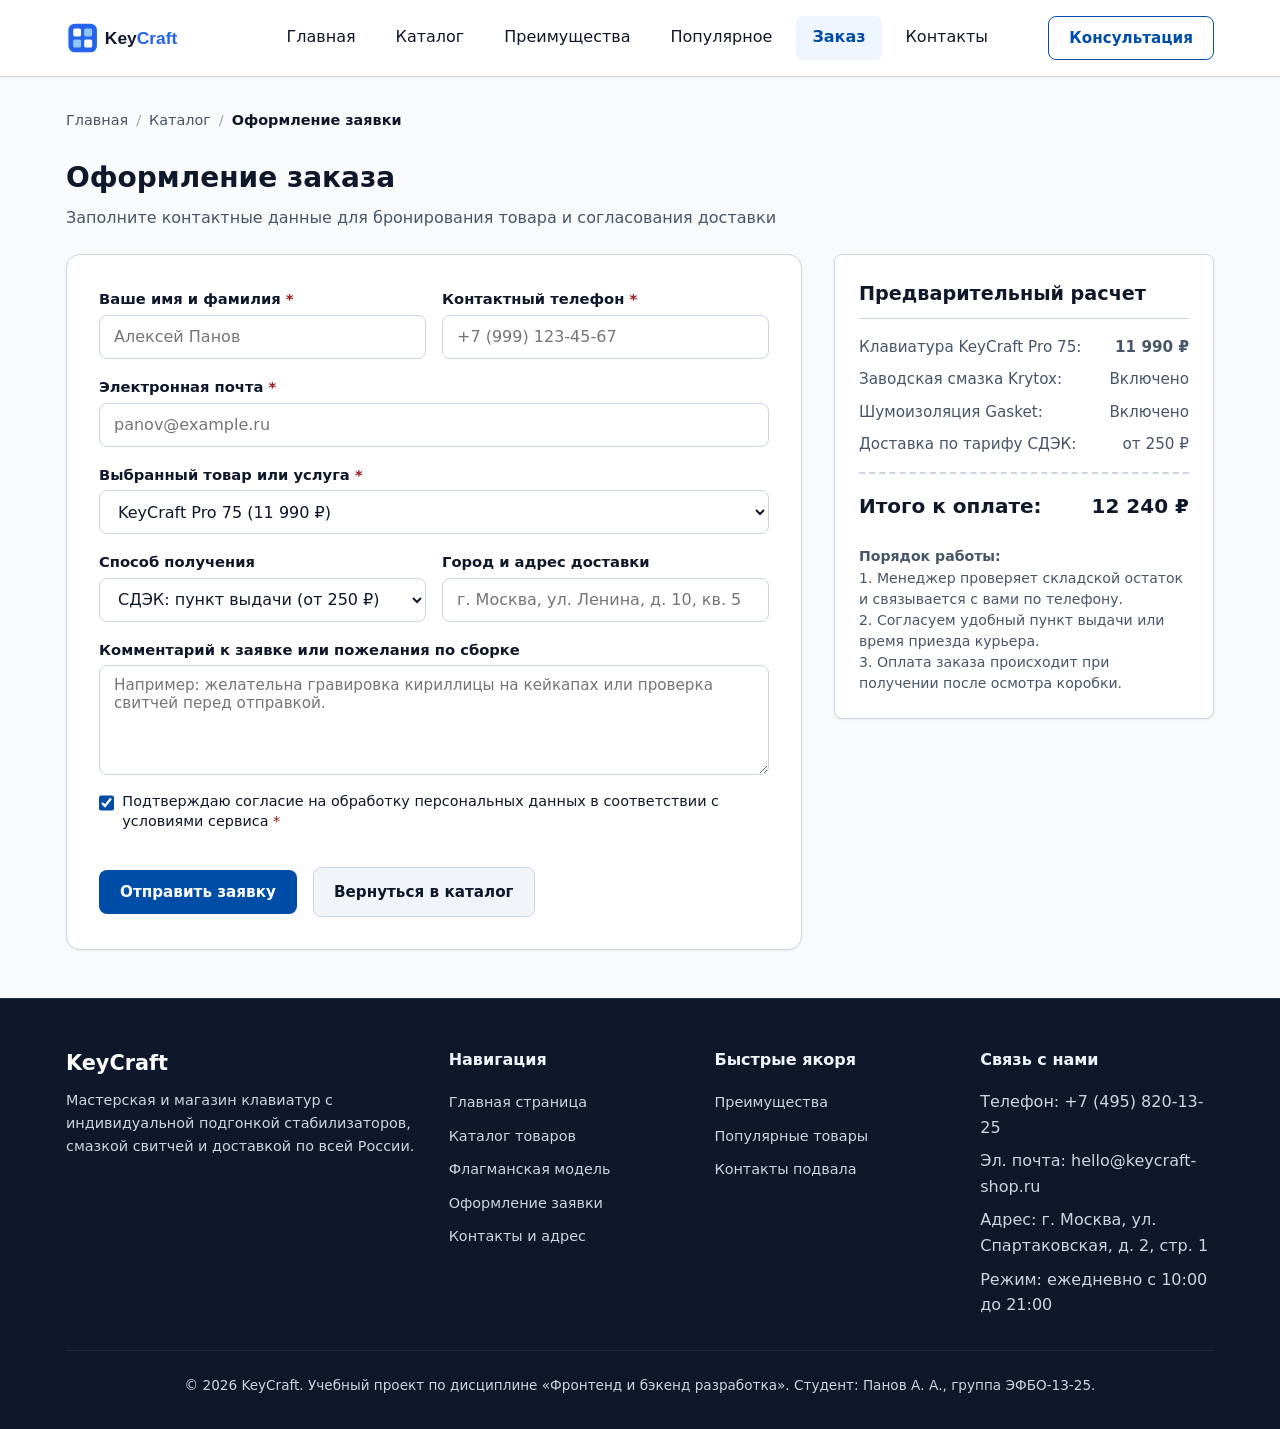
<file: order.html>
<!DOCTYPE html>
<html lang="ru">
<head>
  <meta charset="UTF-8">
  <meta name="viewport" content="width=device-width, initial-scale=1.0">
  <title>Оформление заказа | KeyCraft</title>
  <meta name="description" content="Оформление заказа кастомной механической клавиатуры KeyCraft: выбор способа доставки СДЭК или курьером, расчет стоимости и гарантия.">
  <link rel="icon" href="favicon.ico">
  <link rel="canonical" href="https://s4cbs.github.io/kr3-responsive-shop/order.html">
  <link rel="stylesheet" href="css/style.css">
  <link rel="stylesheet" href="css/responsive.css">
</head>
<body>
  <a href="#main-content" class="skip-link">Перейти к основному содержимому</a>

  <!-- Шапка сайта -->
  <header class="site-header">
    <div class="container site-header__inner">
      <div class="site-header__brand">
        <a href="index.html" class="site-header__logo" aria-label="KeyCraft на главную">
          <img src="images/logo.svg" alt="Логотип KeyCraft" class="site-header__logo-img" width="160" height="38">
        </a>
      </div>

      <nav class="site-nav" id="primary-nav" aria-label="Основное меню">
        <div class="site-nav__header">
          <span class="site-nav__title">Навигация</span>
          <button type="button" class="site-nav__close-btn" id="menu-close-btn" aria-label="Закрыть меню">✕</button>
        </div>
        <ul class="site-nav__list">
          <li class="site-nav__item">
            <a href="index.html" class="site-nav__link">Главная</a>
          </li>
          <li class="site-nav__item">
            <a href="catalog.html" class="site-nav__link">Каталог</a>
          </li>
          <li class="site-nav__item">
            <a href="index.html#advantages" class="site-nav__link">Преимущества</a>
          </li>
          <li class="site-nav__item">
            <a href="index.html#popular" class="site-nav__link">Популярное</a>
          </li>
          <li class="site-nav__item">
            <a href="order.html" class="site-nav__link site-nav__link--active" aria-current="page">Заказ</a>
          </li>
          <li class="site-nav__item">
            <a href="contacts.html" class="site-nav__link">Контакты</a>
          </li>
        </ul>
        <div class="site-nav__footer">
          <button type="button" class="button button--primary button--full" data-open-modal="quick-order" data-product="Консультация">Быстрая консультация</button>
        </div>
      </nav>

      <div class="site-header__actions">
        <button type="button" class="button button--outline" data-open-modal="quick-order" data-product="Консультация">Консультация</button>
        <button type="button" class="site-header__menu-toggle" id="menu-toggle-btn" aria-expanded="false" aria-controls="primary-nav" aria-label="Открыть навигационное меню">
          <span class="site-header__menu-icon" aria-hidden="true">
            <span></span>
            <span></span>
            <span></span>
          </span>
        </button>
      </div>
    </div>
  </header>

  <div class="site-nav-overlay" id="nav-overlay" aria-hidden="true"></div>

  <!-- Единственный main -->
  <main id="main-content" class="site-main">
    <div class="container">

      <!-- Хлебные крошки -->
      <nav class="breadcrumbs" aria-label="Навигационная цепочка">
        <ol class="breadcrumbs__list">
          <li class="breadcrumbs__item"><a href="index.html" class="breadcrumbs__link">Главная</a></li>
          <li class="breadcrumbs__item"><a href="catalog.html" class="breadcrumbs__link">Каталог</a></li>
          <li class="breadcrumbs__item"><span class="breadcrumbs__link--current">Оформление заявки</span></li>
        </ol>
      </nav>

      <div class="section__header">
        <h1 class="section__title">Оформление заказа</h1>
        <p class="section__description">Заполните контактные данные для бронирования товара и согласования доставки</p>
      </div>

      <!-- Раскладка страницы заказа: форма + панель состава (aside) -->
      <div class="order-page-layout">
        
        <!-- Контейнер формы заказа (section) -->
        <section class="order-form-container" aria-labelledby="form-heading">
          <h2 id="form-heading" class="visually-hidden">Данные покупателя</h2>

          <form action="order.html" method="post" class="order-form">
            
            <div class="order-form__grid">
              <!-- Поле 1: Имя -->
              <div class="order-form__field">
                <label for="order-user-name" class="order-form__label">
                  Ваше имя и фамилия <span class="order-form__required">*</span>
                </label>
                <input 
                  type="text" 
                  id="order-user-name" 
                  name="user_name" 
                  class="order-form__input" 
                  placeholder="Алексей Панов" 
                  autocomplete="name" 
                  required
                >
              </div>

              <!-- Поле 2: Телефон -->
              <div class="order-form__field">
                <label for="order-user-phone" class="order-form__label">
                  Контактный телефон <span class="order-form__required">*</span>
                </label>
                <input 
                  type="tel" 
                  id="order-user-phone" 
                  name="user_phone" 
                  class="order-form__input" 
                  placeholder="+7 (999) 123-45-67" 
                  autocomplete="tel" 
                  required
                >
              </div>

              <!-- Поле 3: E-mail (проверка через type="email") -->
              <div class="order-form__field order-form__field--full">
                <label for="order-user-email" class="order-form__label">
                  Электронная почта <span class="order-form__required">*</span>
                </label>
                <input 
                  type="email" 
                  id="order-user-email" 
                  name="user_email" 
                  class="order-form__input" 
                  placeholder="panov@example.ru" 
                  autocomplete="email" 
                  required
                >
              </div>

              <!-- Поле 4: Выбор товара или темы заявки -->
              <div class="order-form__field order-form__field--full">
                <label for="order-product-choice" class="order-form__label">
                  Выбранный товар или услуга <span class="order-form__required">*</span>
                </label>
                <select id="order-product-choice" name="product_item" class="order-form__select" required>
                  <option value="">Выберите позицию из каталога</option>
                  <option value="kc-pro-75" selected>KeyCraft Pro 75 (11 990 ₽)</option>
                  <option value="kc-master-65">KeyCraft Master 65 (9 490 ₽)</option>
                  <option value="kc-ultra-tkl">KeyCraft Ultra TKL (9 340 ₽)</option>
                  <option value="kc-retro-classic">KeyCraft Retro Classic (8 790 ₽)</option>
                  <option value="switches-red">Свитчи Linear Red 70 шт (2 490 ₽)</option>
                  <option value="keycaps-gradient">Кейкапы Gradient Wave PBT (3 290 ₽)</option>
                  <option value="custom-assembly">Индивидуальная кастомная сборка под ключ</option>
                </select>
              </div>

              <!-- Поле 5: Способ доставки -->
              <div class="order-form__field">
                <label for="order-delivery-method" class="order-form__label">Способ получения</label>
                <select id="order-delivery-method" name="delivery_method" class="order-form__select">
                  <option value="cdek_pvz">СДЭК: пункт выдачи (от 250 ₽)</option>
                  <option value="cdek_courier">СДЭК: курьер до двери (от 450 ₽)</option>
                  <option value="yandex">Яндекс Доставка по Москве (в день заказа)</option>
                  <option value="pickup">Самовывоз из шоурума (бесплатно)</option>
                </select>
              </div>

              <!-- Поле 6: Адрес доставки -->
              <div class="order-form__field">
                <label for="order-delivery-address" class="order-form__label">Город и адрес доставки</label>
                <input 
                  type="text" 
                  id="order-delivery-address" 
                  name="delivery_address" 
                  class="order-form__input" 
                  placeholder="г. Москва, ул. Ленина, д. 10, кв. 5"
                  autocomplete="street-address"
                >
              </div>

              <!-- Поле 7: Комментарий к заявке -->
              <div class="order-form__field order-form__field--full">
                <label for="order-user-comment" class="order-form__label">Комментарий к заявке или пожелания по сборке</label>
                <textarea 
                  id="order-user-comment" 
                  name="user_comment" 
                  class="order-form__textarea" 
                  placeholder="Например: желательна гравировка кириллицы на кейкапах или проверка свитчей перед отправкой."
                ></textarea>
              </div>

              <!-- Поле 8: Согласие на обработку данных (чекбокс) -->
              <div class="order-form__field order-form__field--full">
                <label for="order-consent-checkbox" class="order-form__checkbox-label">
                  <input 
                    type="checkbox" 
                    id="order-consent-checkbox" 
                    name="consent_agreement" 
                    class="order-form__checkbox" 
                    required
                    checked
                  >
                  <span>
                    Подтверждаю согласие на обработку персональных данных в соответствии с условиями сервиса <span class="order-form__required">*</span>
                  </span>
                </label>
              </div>
            </div>

            <!-- Кнопки действий -->
            <div class="order-form__actions">
              <button type="submit" class="button button--primary">Отправить заявку</button>
              <a href="catalog.html" class="button button--secondary">Вернуться в каталог</a>
            </div>

          </form>
        </section>

        <!-- Боковая информационная панель (aside) -->
        <aside class="order-summary" aria-label="Сводка заказа">
          <h2 class="order-summary__title">Предварительный расчет</h2>
          
          <div class="order-summary__item">
            <span>Клавиатура KeyCraft Pro 75:</span>
            <strong>11 990 ₽</strong>
          </div>
          <div class="order-summary__item">
            <span>Заводская смазка Krytox:</span>
            <span>Включено</span>
          </div>
          <div class="order-summary__item">
            <span>Шумоизоляция Gasket:</span>
            <span>Включено</span>
          </div>
          <div class="order-summary__item">
            <span>Доставка по тарифу СДЭК:</span>
            <span>от 250 ₽</span>
          </div>

          <div class="order-summary__total">
            <span>Итого к оплате:</span>
            <span>12 240 ₽</span>
          </div>

          <div style="margin-top: var(--space-lg); font-size: 0.88rem; color: var(--color-text-muted); line-height: 1.5;">
            <p><strong>Порядок работы:</strong></p>
            <p>1. Менеджер проверяет складской остаток и связывается с вами по телефону.</p>
            <p>2. Согласуем удобный пункт выдачи или время приезда курьера.</p>
            <p>3. Оплата заказа происходит при получении после осмотра коробки.</p>
          </div>
        </aside>

      </div>

    </div>
  </main>

  <!-- Подвал сайта -->
  <footer id="contacts" class="site-footer">
    <div class="container">
      <div class="site-footer__inner">
        <div class="site-footer__column">
          <p class="site-footer__brand-title">KeyCraft</p>
          <p class="site-footer__text">
            Мастерская и магазин клавиатур с индивидуальной подгонкой стабилизаторов, смазкой свитчей и доставкой по всей России.
          </p>
        </div>

        <div class="site-footer__column">
          <h3 class="site-footer__title">Навигация</h3>
          <ul class="site-footer__list">
            <li><a href="index.html" class="site-footer__link">Главная страница</a></li>
            <li><a href="catalog.html" class="site-footer__link">Каталог товаров</a></li>
            <li><a href="product.html" class="site-footer__link">Флагманская модель</a></li>
            <li><a href="order.html" class="site-footer__link">Оформление заявки</a></li>
            <li><a href="contacts.html" class="site-footer__link">Контакты и адрес</a></li>
          </ul>
        </div>

        <div class="site-footer__column">
          <h3 class="site-footer__title">Быстрые якоря</h3>
          <ul class="site-footer__list">
            <li><a href="index.html#advantages" class="site-footer__link">Преимущества</a></li>
            <li><a href="index.html#popular" class="site-footer__link">Популярные товары</a></li>
            <li><a href="index.html#contacts" class="site-footer__link">Контакты подвала</a></li>
          </ul>
        </div>

        <div class="site-footer__column">
          <h3 class="site-footer__title">Связь с нами</h3>
          <ul class="site-footer__list">
            <li>Телефон: +7 (495) 820-13-25</li>
            <li>Эл. почта: hello@keycraft-shop.ru</li>
            <li>Адрес: г. Москва, ул. Спартаковская, д. 2, стр. 1</li>
            <li>Режим: ежедневно с 10:00 до 21:00</li>
          </ul>
        </div>
      </div>

      <div class="site-footer__bottom">
        <p>© 2026 KeyCraft. Учебный проект по дисциплине «Фронтенд и бэкенд разработка». Студент: Панов А. А., группа ЭФБО-13-25.</p>
      </div>
    </div>
  </footer>

  <!-- Модальное окно быстрого заказа -->
  <dialog id="quick-order-dialog" class="modal" aria-labelledby="modal-title" aria-modal="true">
    <div class="modal__inner">
      <div class="modal__header">
        <h2 id="modal-title" class="modal__title">Быстрый заказ</h2>
        <button type="button" class="modal__close" data-close-modal aria-label="Закрыть модальное окно">×</button>
      </div>
      <p class="modal__description">Оставьте контакты, и менеджер перезвонит для подтверждения деталей заказа в течение 15 минут.</p>
      
      <form action="order.html" method="get" class="order-form">
        <div class="order-form__field">
          <label for="modal-name" class="order-form__label">Ваше имя <span class="order-form__required">*</span></label>
          <input type="text" id="modal-name" name="user_name" class="order-form__input" placeholder="Иван Иванов" autocomplete="name" required>
        </div>

        <div class="order-form__field">
          <label for="modal-phone" class="order-form__label">Номер телефона <span class="order-form__required">*</span></label>
          <input type="tel" id="modal-phone" name="user_phone" class="order-form__input" placeholder="+7 (999) 000-00-00" autocomplete="tel" required>
        </div>

        <div class="order-form__field">
          <label for="modal-product" class="order-form__label">Выбранный товар</label>
          <select id="modal-product" name="product_name" class="order-form__select">
            <option value="KeyCraft Pro 75">KeyCraft Pro 75 (11 990 ₽)</option>
            <option value="KeyCraft Master 65">KeyCraft Master 65 (9 490 ₽)</option>
            <option value="KeyCraft Ultra TKL">KeyCraft Ultra TKL (9 340 ₽)</option>
            <option value="KeyCraft Retro Classic">KeyCraft Retro Classic (8 790 ₽)</option>
            <option value="Линейные свитчи Red (70 шт)">Линейные свитчи Red (2 490 ₽)</option>
            <option value="PBT Кейкапы Gradient Wave">PBT Кейкапы Gradient Wave (3 290 ₽)</option>
          </select>
        </div>

        <div class="order-form__field">
          <label for="modal-consent" class="order-form__checkbox-label">
            <input type="checkbox" id="modal-consent" name="consent" class="order-form__checkbox" required checked>
            <span>Согласен на обработку персональных данных</span>
          </label>
        </div>

        <div class="order-form__actions">
          <button type="submit" class="button button--primary button--full">Подтвердить заявку</button>
        </div>
      </form>
    </div>
  </dialog>

  <!-- Кнопка «Наверх» -->
  <button type="button" class="scroll-top-button" aria-label="Прокрутить страницу наверх">
    <svg class="scroll-top-button__icon" viewBox="0 0 24 24" width="24" height="24" aria-hidden="true">
      <path d="M12 19V5M5 12l7-7 7 7" stroke="currentColor" stroke-width="2" stroke-linecap="round" stroke-linejoin="round" fill="none"/>
    </svg>
  </button>

  <script src="js/main.js" defer></script>
</body>
</html>
</file>
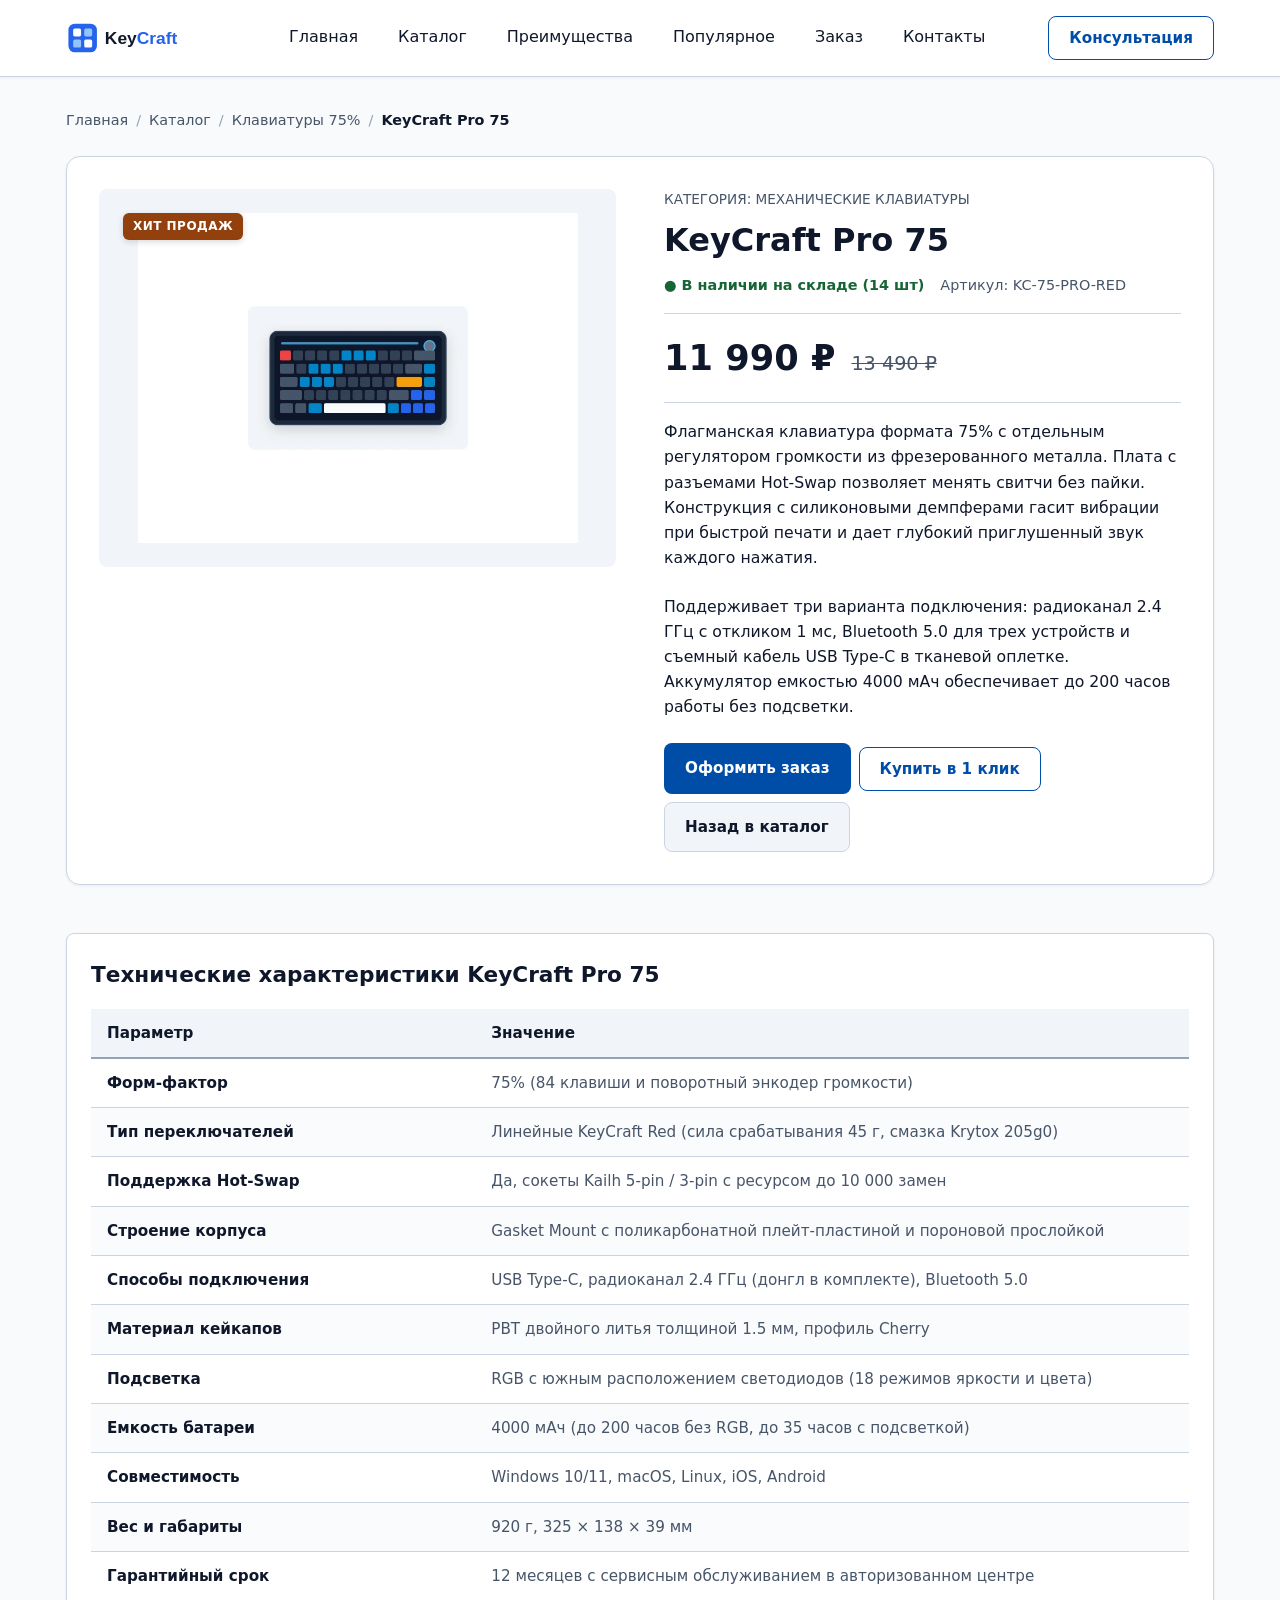
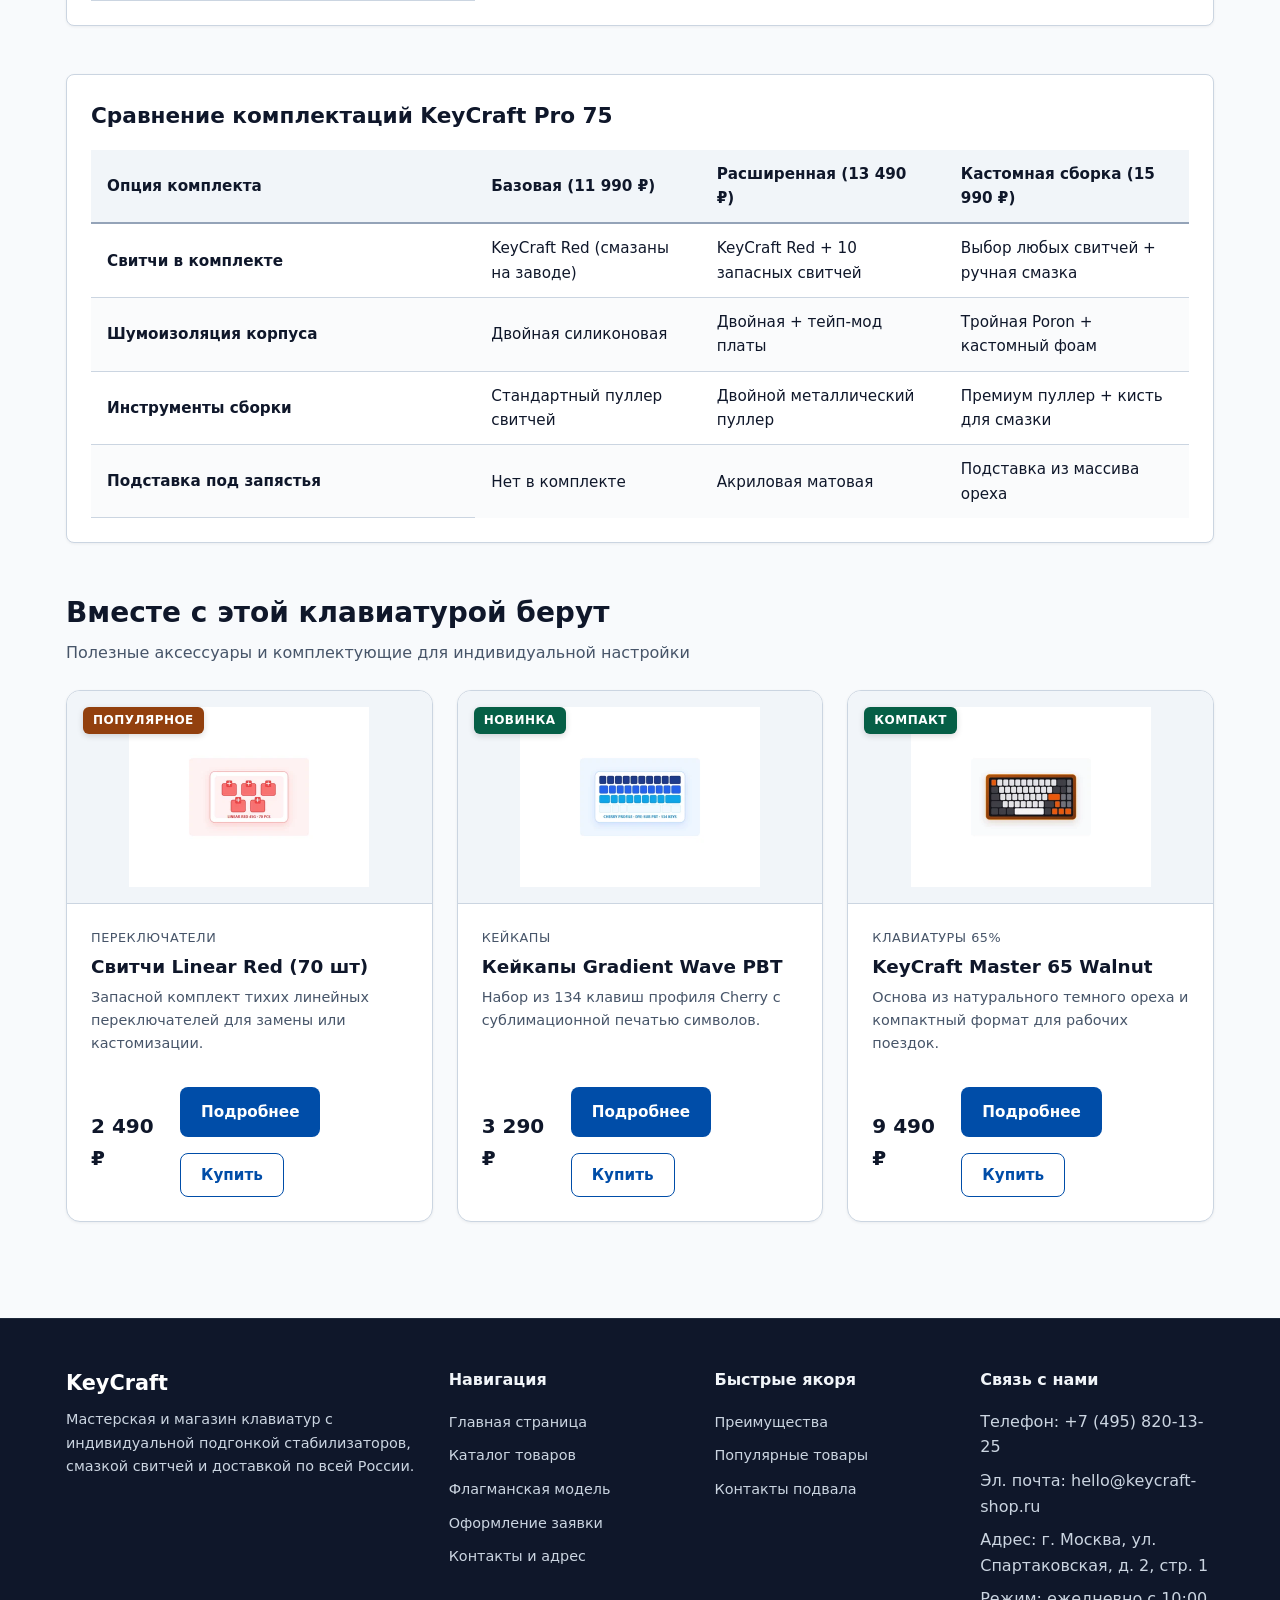
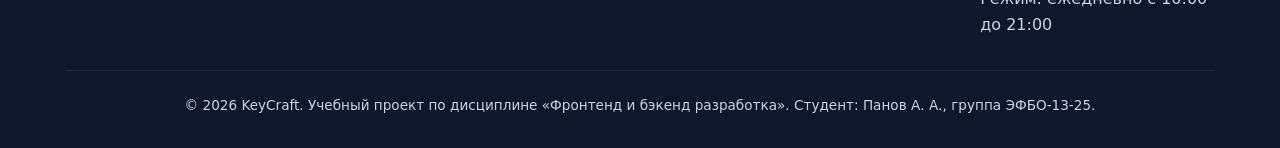
<file: product.html>
<!DOCTYPE html>
<html lang="ru">
<head>
  <meta charset="UTF-8">
  <meta name="viewport" content="width=device-width, initial-scale=1.0">
  <title>Механическая клавиатура KeyCraft Pro 75 | KeyCraft</title>
  <meta name="description" content="Флагманская механическая клавиатура KeyCraft Pro 75: беспроводной режим, корпус из анодированного алюминия, сокеты Hot-Swap и заводская смазка.">
  <link rel="icon" href="favicon.ico">
  <link rel="canonical" href="https://s4cbs.github.io/kr3-responsive-shop/product.html">
  <link rel="stylesheet" href="css/style.css">
  <link rel="stylesheet" href="css/responsive.css">
</head>
<body>
  <a href="#main-content" class="skip-link">Перейти к основному содержимому</a>

  <!-- Шапка сайта -->
  <header class="site-header">
    <div class="container site-header__inner">
      <div class="site-header__brand">
        <a href="index.html" class="site-header__logo" aria-label="KeyCraft на главную">
          <img src="images/logo.svg" alt="Логотип KeyCraft" class="site-header__logo-img" width="160" height="38">
        </a>
      </div>

      <nav class="site-nav" id="primary-nav" aria-label="Основное меню">
        <div class="site-nav__header">
          <span class="site-nav__title">Навигация</span>
          <button type="button" class="site-nav__close-btn" id="menu-close-btn" aria-label="Закрыть меню">✕</button>
        </div>
        <ul class="site-nav__list">
          <li class="site-nav__item">
            <a href="index.html" class="site-nav__link">Главная</a>
          </li>
          <li class="site-nav__item">
            <a href="catalog.html" class="site-nav__link">Каталог</a>
          </li>
          <li class="site-nav__item">
            <a href="index.html#advantages" class="site-nav__link">Преимущества</a>
          </li>
          <li class="site-nav__item">
            <a href="index.html#popular" class="site-nav__link">Популярное</a>
          </li>
          <li class="site-nav__item">
            <a href="order.html" class="site-nav__link">Заказ</a>
          </li>
          <li class="site-nav__item">
            <a href="contacts.html" class="site-nav__link">Контакты</a>
          </li>
        </ul>
        <div class="site-nav__footer">
          <button type="button" class="button button--primary button--full" data-open-modal="quick-order" data-product="KeyCraft Pro 75">Быстрая консультация</button>
        </div>
      </nav>

      <div class="site-header__actions">
        <button type="button" class="button button--outline" data-open-modal="quick-order" data-product="KeyCraft Pro 75">Консультация</button>
        <button type="button" class="site-header__menu-toggle" id="menu-toggle-btn" aria-expanded="false" aria-controls="primary-nav" aria-label="Открыть навигационное меню">
          <span class="site-header__menu-icon" aria-hidden="true">
            <span></span>
            <span></span>
            <span></span>
          </span>
        </button>
      </div>
    </div>
  </header>

  <div class="site-nav-overlay" id="nav-overlay" aria-hidden="true"></div>

  <!-- Единственный main -->
  <main id="main-content" class="site-main">
    <div class="container">

      <!-- Хлебные крошки -->
      <nav class="breadcrumbs" aria-label="Навигационная цепочка">
        <ol class="breadcrumbs__list">
          <li class="breadcrumbs__item"><a href="index.html" class="breadcrumbs__link">Главная</a></li>
          <li class="breadcrumbs__item"><a href="catalog.html" class="breadcrumbs__link">Каталог</a></li>
          <li class="breadcrumbs__item"><a href="catalog.html" class="breadcrumbs__link">Клавиатуры 75%</a></li>
          <li class="breadcrumbs__item"><span class="breadcrumbs__link--current">KeyCraft Pro 75</span></li>
        </ol>
      </nav>

      <!-- Детальная карточка товара -->
      <article class="product-detail">
        <div class="product-detail__gallery">
          <span class="product-card__badge product-card__badge--hit product-detail__badge">Хит продаж</span>
          <picture>
            <source type="image/webp" 
                    srcset="images/product-1-480.webp 480w, images/product-1-800.webp 800w" 
                    sizes="(max-width: 767px) 100vw, 500px">
            <source type="image/png" 
                    srcset="images/product-1-480.png 480w, images/product-1-800.png 800w" 
                    sizes="(max-width: 767px) 100vw, 500px">
            <img src="images/product-1.svg" 
                 alt="Беспроводная клавиатура KeyCraft Pro 75" 
                 class="product-detail__image" 
                 width="480" 
                 height="360" 
                 fetchpriority="high">
          </picture>
        </div>

        <div class="product-detail__info">
          <span class="product-detail__category">Категория: механические клавиатуры</span>
          <h1 class="product-detail__title">KeyCraft Pro 75</h1>

          <div class="product-detail__meta">
            <span class="product-detail__status">● В наличии на складе (14 шт)</span>
            <span class="product-detail__sku">Артикул: KC-75-PRO-RED</span>
          </div>

          <div class="product-detail__price-wrap">
            <span class="product-detail__price">11 990 ₽</span>
            <span class="product-detail__price-old">13 490 ₽</span>
          </div>

          <p class="product-detail__text">
            Флагманская клавиатура формата 75% с отдельным регулятором громкости из фрезерованного металла.
            Плата с разъемами Hot-Swap позволяет менять свитчи без пайки. Конструкция с силиконовыми демпферами
            гасит вибрации при быстрой печати и дает глубокий приглушенный звук каждого нажатия.
          </p>

          <p class="product-detail__text">
            Поддерживает три варианта подключения: радиоканал 2.4 ГГц с откликом 1 мс, Bluetooth 5.0 для трех устройств
            и съемный кабель USB Type-C в тканевой оплетке. Аккумулятор емкостью 4000 мАч обеспечивает до 200 часов работы
            без подсветки.
          </p>

          <div class="button-group product-detail__actions">
            <a href="order.html" class="button button--primary">Оформить заказ</a>
            <button type="button" class="button button--outline" data-open-modal="quick-order" data-product="KeyCraft Pro 75">Купить в 1 клик</button>
            <a href="catalog.html" class="button button--secondary">Назад в каталог</a>
          </div>
        </div>
      </article>

      <!-- Обязательная таблица характеристик товара с карточной мобильной версией -->
      <section class="section" aria-labelledby="specs-heading">
        <div class="table-wrapper">
          <table class="specs-table specs-table--responsive">
            <caption id="specs-heading" class="specs-table__caption">Технические характеристики KeyCraft Pro 75</caption>
            <thead>
              <tr>
                <th scope="col" class="specs-table__label">Параметр</th>
                <th scope="col" class="specs-table__value">Значение</th>
              </tr>
            </thead>
            <tbody>
              <tr>
                <th scope="row" class="specs-table__label">Форм-фактор</th>
                <td class="specs-table__value">75% (84 клавиши и поворотный энкодер громкости)</td>
              </tr>
              <tr>
                <th scope="row" class="specs-table__label">Тип переключателей</th>
                <td class="specs-table__value">Линейные KeyCraft Red (сила срабатывания 45 г, смазка Krytox 205g0)</td>
              </tr>
              <tr>
                <th scope="row" class="specs-table__label">Поддержка Hot-Swap</th>
                <td class="specs-table__value">Да, сокеты Kailh 5-pin / 3-pin с ресурсом до 10 000 замен</td>
              </tr>
              <tr>
                <th scope="row" class="specs-table__label">Строение корпуса</th>
                <td class="specs-table__value">Gasket Mount с поликарбонатной плейт-пластиной и пороновой прослойкой</td>
              </tr>
              <tr>
                <th scope="row" class="specs-table__label">Способы подключения</th>
                <td class="specs-table__value">USB Type-C, радиоканал 2.4 ГГц (донгл в комплекте), Bluetooth 5.0</td>
              </tr>
              <tr>
                <th scope="row" class="specs-table__label">Материал кейкапов</th>
                <td class="specs-table__value">PBT двойного литья толщиной 1.5 мм, профиль Cherry</td>
              </tr>
              <tr>
                <th scope="row" class="specs-table__label">Подсветка</th>
                <td class="specs-table__value">RGB с южным расположением светодиодов (18 режимов яркости и цвета)</td>
              </tr>
              <tr>
                <th scope="row" class="specs-table__label">Емкость батареи</th>
                <td class="specs-table__value">4000 мАч (до 200 часов без RGB, до 35 часов с подсветкой)</td>
              </tr>
              <tr>
                <th scope="row" class="specs-table__label">Совместимость</th>
                <td class="specs-table__value">Windows 10/11, macOS, Linux, iOS, Android</td>
              </tr>
              <tr>
                <th scope="row" class="specs-table__label">Вес и габариты</th>
                <td class="specs-table__value">920 г, 325 × 138 × 39 мм</td>
              </tr>
              <tr>
                <th scope="row" class="specs-table__label">Гарантийный срок</th>
                <td class="specs-table__value">12 месяцев с сервисным обслуживанием в авторизованном центре</td>
              </tr>
            </tbody>
          </table>
        </div>
      </section>

      <!-- Дополнительная таблица сравнения комплектаций (карточное отображение на мобильных) -->
      <section class="section" aria-labelledby="compare-heading">
        <div class="table-wrapper">
          <table class="specs-table specs-table--compare">
            <caption id="compare-heading" class="specs-table__caption">Сравнение комплектаций KeyCraft Pro 75</caption>
            <thead>
              <tr>
                <th scope="col" class="specs-table__label">Опция комплекта</th>
                <th scope="col">Базовая (11 990 ₽)</th>
                <th scope="col">Расширенная (13 490 ₽)</th>
                <th scope="col">Кастомная сборка (15 990 ₽)</th>
              </tr>
            </thead>
            <tbody>
              <tr>
                <th scope="row" class="specs-table__label">Свитчи в комплекте</th>
                <td data-label="Базовая (11 990 ₽)">KeyCraft Red (смазаны на заводе)</td>
                <td data-label="Расширенная (13 490 ₽)">KeyCraft Red + 10 запасных свитчей</td>
                <td data-label="Кастом (15 990 ₽)">Выбор любых свитчей + ручная смазка</td>
              </tr>
              <tr>
                <th scope="row" class="specs-table__label">Шумоизоляция корпуса</th>
                <td data-label="Базовая (11 990 ₽)">Двойная силиконовая</td>
                <td data-label="Расширенная (13 490 ₽)">Двойная + тейп-мод платы</td>
                <td data-label="Кастом (15 990 ₽)">Тройная Poron + кастомный фоам</td>
              </tr>
              <tr>
                <th scope="row" class="specs-table__label">Инструменты сборки</th>
                <td data-label="Базовая (11 990 ₽)">Стандартный пуллер свитчей</td>
                <td data-label="Расширенная (13 490 ₽)">Двойной металлический пуллер</td>
                <td data-label="Кастом (15 990 ₽)">Премиум пуллер + кисть для смазки</td>
              </tr>
              <tr>
                <th scope="row" class="specs-table__label">Подставка под запястья</th>
                <td data-label="Базовая (11 990 ₽)">Нет в комплекте</td>
                <td data-label="Расширенная (13 490 ₽)">Акриловая матовая</td>
                <td data-label="Кастом (15 990 ₽)">Подставка из массива ореха</td>
              </tr>
            </tbody>
          </table>
        </div>
      </section>

      <!-- Похожие товары (блок карточек) -->
      <section class="section" aria-labelledby="related-heading">
        <div class="section__header">
          <h2 id="related-heading" class="section__title">Вместе с этой клавиатурой берут</h2>
          <p class="section__description">Полезные аксессуары и комплектующие для индивидуальной настройки</p>
        </div>

        <div class="catalog-grid">
          <article class="product-card">
            <span class="product-card__badge product-card__badge--hit">Популярное</span>
            <div class="product-card__image-box">
              <picture>
                <source type="image/webp" 
                        srcset="images/product-5-480.webp 480w, images/product-5-800.webp 800w" 
                        sizes="(max-width: 639px) 100vw, (max-width: 1023px) 50vw, 360px">
                <source type="image/png" 
                        srcset="images/product-5-480.png 480w, images/product-5-800.png 800w" 
                        sizes="(max-width: 639px) 100vw, (max-width: 1023px) 50vw, 360px">
                <img src="images/product-5.svg" 
                     alt="Набор свитчей Linear Red 70 шт" 
                     class="product-card__image" 
                     width="320" 
                     height="240" 
                     loading="lazy">
              </picture>
            </div>
            <div class="product-card__body">
              <span class="product-card__category">Переключатели</span>
              <h3 class="product-card__title"><a href="product.html">Свитчи Linear Red (70 шт)</a></h3>
              <p class="product-card__description">Запасной комплект тихих линейных переключателей для замены или кастомизации.</p>
              <div class="product-card__footer">
                <div class="product-card__price-box">
                  <span class="product-card__price">2 490 ₽</span>
                </div>
                <div class="button-group">
                  <a href="product.html" class="button button--primary">Подробнее</a>
                  <button type="button" class="button button--outline" data-open-modal="quick-order" data-product="Свитчи Linear Red (70 шт)">Купить</button>
                </div>
              </div>
            </div>
          </article>

          <article class="product-card">
            <span class="product-card__badge product-card__badge--new">Новинка</span>
            <div class="product-card__image-box">
              <picture>
                <source type="image/webp" 
                        srcset="images/product-6-480.webp 480w, images/product-6-800.webp 800w" 
                        sizes="(max-width: 639px) 100vw, (max-width: 1023px) 50vw, 360px">
                <source type="image/png" 
                        srcset="images/product-6-480.png 480w, images/product-6-800.png 800w" 
                        sizes="(max-width: 639px) 100vw, (max-width: 1023px) 50vw, 360px">
                <img src="images/product-6.svg" 
                     alt="Кейкапы Gradient Wave PBT" 
                     class="product-card__image" 
                     width="320" 
                     height="240" 
                     loading="lazy">
              </picture>
            </div>
            <div class="product-card__body">
              <span class="product-card__category">Кейкапы</span>
              <h3 class="product-card__title"><a href="product.html">Кейкапы Gradient Wave PBT</a></h3>
              <p class="product-card__description">Набор из 134 клавиш профиля Cherry с сублимационной печатью символов.</p>
              <div class="product-card__footer">
                <div class="product-card__price-box">
                  <span class="product-card__price">3 290 ₽</span>
                </div>
                <div class="button-group">
                  <a href="product.html" class="button button--primary">Подробнее</a>
                  <button type="button" class="button button--outline" data-open-modal="quick-order" data-product="Кейкапы Gradient Wave PBT">Купить</button>
                </div>
              </div>
            </div>
          </article>

          <article class="product-card">
            <span class="product-card__badge product-card__badge--new">Компакт</span>
            <div class="product-card__image-box">
              <picture>
                <source type="image/webp" 
                        srcset="images/product-2-480.webp 480w, images/product-2-800.webp 800w" 
                        sizes="(max-width: 639px) 100vw, (max-width: 1023px) 50vw, 360px">
                <source type="image/png" 
                        srcset="images/product-2-480.png 480w, images/product-2-800.png 800w" 
                        sizes="(max-width: 639px) 100vw, (max-width: 1023px) 50vw, 360px">
                <img src="images/product-2.svg" 
                     alt="Клавиатура KeyCraft Master 65" 
                     class="product-card__image" 
                     width="320" 
                     height="240" 
                     loading="lazy">
              </picture>
            </div>
            <div class="product-card__body">
              <span class="product-card__category">Клавиатуры 65%</span>
              <h3 class="product-card__title"><a href="product.html">KeyCraft Master 65 Walnut</a></h3>
              <p class="product-card__description">Основа из натурального темного ореха и компактный формат для рабочих поездок.</p>
              <div class="product-card__footer">
                <div class="product-card__price-box">
                  <span class="product-card__price">9 490 ₽</span>
                </div>
                <div class="button-group">
                  <a href="product.html" class="button button--primary">Подробнее</a>
                  <button type="button" class="button button--outline" data-open-modal="quick-order" data-product="KeyCraft Master 65">Купить</button>
                </div>
              </div>
            </div>
          </article>
        </div>
      </section>

    </div>
  </main>

  <!-- Подвал сайта -->
  <footer id="contacts" class="site-footer">
    <div class="container">
      <div class="site-footer__inner">
        <div class="site-footer__column">
          <p class="site-footer__brand-title">KeyCraft</p>
          <p class="site-footer__text">
            Мастерская и магазин клавиатур с индивидуальной подгонкой стабилизаторов, смазкой свитчей и доставкой по всей России.
          </p>
        </div>

        <div class="site-footer__column">
          <h3 class="site-footer__title">Навигация</h3>
          <ul class="site-footer__list">
            <li><a href="index.html" class="site-footer__link">Главная страница</a></li>
            <li><a href="catalog.html" class="site-footer__link">Каталог товаров</a></li>
            <li><a href="product.html" class="site-footer__link">Флагманская модель</a></li>
            <li><a href="order.html" class="site-footer__link">Оформление заявки</a></li>
            <li><a href="contacts.html" class="site-footer__link">Контакты и адрес</a></li>
          </ul>
        </div>

        <div class="site-footer__column">
          <h3 class="site-footer__title">Быстрые якоря</h3>
          <ul class="site-footer__list">
            <li><a href="index.html#advantages" class="site-footer__link">Преимущества</a></li>
            <li><a href="index.html#popular" class="site-footer__link">Популярные товары</a></li>
            <li><a href="index.html#contacts" class="site-footer__link">Контакты подвала</a></li>
          </ul>
        </div>

        <div class="site-footer__column">
          <h3 class="site-footer__title">Связь с нами</h3>
          <ul class="site-footer__list">
            <li>Телефон: +7 (495) 820-13-25</li>
            <li>Эл. почта: hello@keycraft-shop.ru</li>
            <li>Адрес: г. Москва, ул. Спартаковская, д. 2, стр. 1</li>
            <li>Режим: ежедневно с 10:00 до 21:00</li>
          </ul>
        </div>
      </div>

      <div class="site-footer__bottom">
        <p>© 2026 KeyCraft. Учебный проект по дисциплине «Фронтенд и бэкенд разработка». Студент: Панов А. А., группа ЭФБО-13-25.</p>
      </div>
    </div>
  </footer>

  <!-- Модальное окно быстрого заказа -->
  <dialog id="quick-order-dialog" class="modal" aria-labelledby="modal-title" aria-modal="true">
    <div class="modal__inner">
      <div class="modal__header">
        <h2 id="modal-title" class="modal__title">Быстрый заказ</h2>
        <button type="button" class="modal__close" data-close-modal aria-label="Закрыть модальное окно">×</button>
      </div>
      <p class="modal__description">Оставьте контакты, и менеджер перезвонит для подтверждения деталей заказа в течение 15 минут.</p>
      
      <form action="order.html" method="get" class="order-form">
        <div class="order-form__field">
          <label for="modal-name" class="order-form__label">Ваше имя <span class="order-form__required">*</span></label>
          <input type="text" id="modal-name" name="user_name" class="order-form__input" placeholder="Иван Иванов" autocomplete="name" required>
        </div>

        <div class="order-form__field">
          <label for="modal-phone" class="order-form__label">Номер телефона <span class="order-form__required">*</span></label>
          <input type="tel" id="modal-phone" name="user_phone" class="order-form__input" placeholder="+7 (999) 000-00-00" autocomplete="tel" required>
        </div>

        <div class="order-form__field">
          <label for="modal-product" class="order-form__label">Выбранный товар</label>
          <select id="modal-product" name="product_name" class="order-form__select">
            <option value="KeyCraft Pro 75" selected>KeyCraft Pro 75 (11 990 ₽)</option>
            <option value="KeyCraft Master 65">KeyCraft Master 65 (9 490 ₽)</option>
            <option value="KeyCraft Ultra TKL">KeyCraft Ultra TKL (9 340 ₽)</option>
            <option value="KeyCraft Retro Classic">KeyCraft Retro Classic (8 790 ₽)</option>
            <option value="Линейные свитчи Red (70 шт)">Линейные свитчи Red (2 490 ₽)</option>
            <option value="PBT Кейкапы Gradient Wave">PBT Кейкапы Gradient Wave (3 290 ₽)</option>
          </select>
        </div>

        <div class="order-form__field">
          <label for="modal-consent" class="order-form__checkbox-label">
            <input type="checkbox" id="modal-consent" name="consent" class="order-form__checkbox" required checked>
            <span>Согласен на обработку персональных данных</span>
          </label>
        </div>

        <div class="order-form__actions">
          <button type="submit" class="button button--primary button--full">Подтвердить заявку</button>
        </div>
      </form>
    </div>
  </dialog>

  <!-- Кнопка «Наверх» -->
  <button type="button" class="scroll-top-button" aria-label="Прокрутить страницу наверх">
    <svg class="scroll-top-button__icon" viewBox="0 0 24 24" width="24" height="24" aria-hidden="true">
      <path d="M12 19V5M5 12l7-7 7 7" stroke="currentColor" stroke-width="2" stroke-linecap="round" stroke-linejoin="round" fill="none"/>
    </svg>
  </button>

  <script src="js/main.js" defer></script>
</body>
</html>
</file>
<file: css/style.css>
/* ==========================================================================
   CSS-переменные проекта (:root)
   ========================================================================== */
:root {
  /* Палитра цветов */
  --color-bg: #f8fafc;
  --color-surface: #ffffff;
  --color-surface-alt: #f1f5f9;
  --color-text: #0f172a;
  --color-text-muted: #475569;
  --color-border: #cbd5e1;
  --color-border-hover: #94a3b8;

  /* Акцентные цвета бренда */
  --color-primary: #004da8;
  --color-primary-dark: #003774;
  --color-primary-light: #eff6ff;
  --color-accent: #0284c7;

  /* Вспомогательные статусные цвета */
  --color-danger: #991b1b;
  --color-success: #166534;
  --color-badge-hit: #92400e;
  --color-badge-new: #065f46;
  --color-badge-discount: #991b1b;

  /* Система отступов */
  --space-xs: 4px;
  --space-sm: 8px;
  --space-md: 16px;
  --space-lg: 24px;
  --space-xl: 32px;
  --space-2xl: 48px;

  /* Скругления */
  --radius-sm: 6px;
  --radius-md: 8px;
  --radius-lg: 14px;

  /* Тени */
  --shadow-sm: 0 1px 3px rgba(15, 23, 42, 0.06);
  --shadow-md: 0 4px 14px rgba(15, 23, 42, 0.08);
  --shadow-lg: 0 12px 28px rgba(15, 23, 42, 0.12);

  /* Типографика */
  --font-family: system-ui, -apple-system, "Segoe UI", Roboto, "Helvetica Neue", Arial, sans-serif;
  --line-height-base: 1.6;
}

/* ==========================================================================
   Сброс стилей и базовые настройки страницы
   ========================================================================== */
*,
*::before,
*::after {
  box-sizing: border-box;
  margin: 0;
  padding: 0;
}

html {
  font-family: var(--font-family);
  font-size: 16px;
  line-height: var(--line-height-base);
  color: var(--color-text);
  background-color: var(--color-bg);
  scroll-behavior: smooth;
}

body {
  min-height: 100vh;
  display: flex;
  flex-direction: column;
}

img {
  max-width: 100%;
  height: auto;
  display: block;
}

a {
  color: var(--color-primary);
  text-decoration: none;
  transition: color 0.2s ease;
}

a:hover {
  color: var(--color-primary-dark);
}

/* Ссылка быстрого перехода к содержимому для доступности */
.skip-link {
  position: absolute;
  top: -100px;
  left: var(--space-md);
  background-color: var(--color-primary);
  color: #ffffff;
  padding: var(--space-sm) var(--space-md);
  border-radius: var(--radius-sm);
  z-index: 1000;
  transition: top 0.2s ease;
}

.skip-link:focus-visible {
  top: var(--space-md);
}

/* Доступное скрытие элементов от зрячих пользователей */
.visually-hidden {
  position: absolute;
  width: 1px;
  height: 1px;
  margin: -1px;
  padding: 0;
  overflow: hidden;
  clip: rect(0, 0, 0, 0);
  border: 0;
}

/* Общий центрирующий контейнер */
.container {
  width: 100%;
  max-width: 1180px;
  margin-left: auto;
  margin-right: auto;
  padding-left: var(--space-lg);
  padding-right: var(--space-lg);
}

/* Основная область страницы */
.site-main {
  flex: 1 0 auto;
  padding-top: var(--space-xl);
  padding-bottom: var(--space-2xl);
}

/* ==========================================================================
   Шапка сайта и навигация (Flexbox, Sticky, z-index)
   ========================================================================== */
.site-header {
  position: sticky;
  top: 0;
  z-index: 100;
  background-color: var(--color-surface);
  border-bottom: 1px solid var(--color-border);
  box-shadow: var(--shadow-sm);
}

.site-header__inner {
  display: flex;
  align-items: center;
  justify-content: space-between;
  gap: var(--space-lg);
  padding-top: var(--space-md);
  padding-bottom: var(--space-md);
}

.site-header__brand {
  display: flex;
  align-items: center;
  gap: var(--space-sm);
}

.site-header__logo-img {
  width: 160px;
  height: 38px;
}

.site-header__actions {
  display: flex;
  align-items: center;
  gap: var(--space-md);
}

/* Навигационное меню */
.site-nav__list {
  display: flex;
  align-items: center;
  list-style: none;
  gap: var(--space-md);
}

.site-nav__item {
  position: relative;
}

.site-nav__link {
  display: inline-block;
  padding: var(--space-sm) var(--space-md);
  font-weight: 500;
  color: var(--color-text);
  border-radius: var(--radius-sm);
  transition: background-color 0.2s ease, color 0.2s ease;
}

.site-nav__link:hover {
  background-color: var(--color-surface-alt);
  color: var(--color-primary);
}

.site-nav__link--active {
  color: var(--color-primary);
  background-color: var(--color-primary-light);
  font-weight: 600;
}

/* ==========================================================================
   Кнопки и интерактивные состояния (:hover, :focus-visible, :disabled)
   ========================================================================== */
.button {
  display: inline-flex;
  align-items: center;
  justify-content: center;
  gap: var(--space-xs);
  padding: 10px 20px;
  font-family: inherit;
  font-size: 0.95rem;
  font-weight: 600;
  border-radius: var(--radius-md);
  border: 1px solid transparent;
  cursor: pointer;
  text-align: center;
  text-decoration: none;
  transition: background-color 0.2s ease, border-color 0.2s ease, color 0.2s ease, box-shadow 0.2s ease;
}

.button:hover {
  background-color: var(--color-primary-dark);
}

.button:focus-visible {
  outline: 2px solid var(--color-primary);
  outline-offset: 3px;
}

.button:disabled,
.button--disabled {
  opacity: 0.6;
  cursor: not-allowed;
  pointer-events: none;
}

.button--primary {
  background-color: var(--color-primary);
  color: #ffffff;
}

.button--primary:hover {
  background-color: var(--color-primary-dark);
  color: #ffffff;
}

.button--secondary {
  background-color: var(--color-surface-alt);
  color: var(--color-text);
  border-color: var(--color-border);
}

.button--secondary:hover {
  background-color: var(--color-border);
  color: var(--color-text);
}

.button--outline {
  background-color: transparent;
  color: var(--color-primary);
  border-color: var(--color-primary);
}

.button--outline:hover {
  background-color: var(--color-primary-light);
  color: var(--color-primary-dark);
}

.button--full {
  width: 100%;
}

/* Группа кнопок на флексе */
.button-group {
  display: flex;
  flex-wrap: wrap;
  align-items: center;
  gap: var(--space-md);
}

/* ==========================================================================
   Хлебные крошки (Breadcrumbs)
   ========================================================================== */
.breadcrumbs {
  margin-bottom: var(--space-lg);
}

.breadcrumbs__list {
  display: flex;
  align-items: center;
  flex-wrap: wrap;
  list-style: none;
  gap: var(--space-sm);
  font-size: 0.9rem;
  color: var(--color-text-muted);
}

.breadcrumbs__item::after {
  content: "/";
  margin-left: var(--space-sm);
  color: var(--color-border-hover);
}

.breadcrumbs__item:last-child::after {
  content: "";
}

.breadcrumbs__link {
  color: var(--color-text-muted);
}

.breadcrumbs__link:hover {
  color: var(--color-primary);
}

.breadcrumbs__link--current {
  color: var(--color-text);
  font-weight: 600;
  pointer-events: none;
}

/* ==========================================================================
   Главная страница: Hero-блок (CSS Grid)
   ========================================================================== */
.hero {
  background-color: var(--color-surface);
  border: 1px solid var(--color-border);
  border-radius: var(--radius-lg);
  padding: var(--space-2xl) var(--space-xl);
  margin-bottom: var(--space-2xl);
  box-shadow: var(--shadow-sm);
}

.hero__inner {
  display: grid;
  grid-template-columns: 1.1fr 0.9fr;
  align-items: center;
  gap: var(--space-xl);
}

.hero__subtitle {
  font-size: 0.9rem;
  font-weight: 700;
  text-transform: uppercase;
  letter-spacing: 0.08em;
  color: var(--color-primary);
  margin-bottom: var(--space-sm);
}

.hero__title {
  font-size: 2.3rem;
  line-height: 1.25;
  font-weight: 800;
  color: var(--color-text);
  margin-bottom: var(--space-md);
}

.hero__description {
  font-size: 1.1rem;
  color: var(--color-text-muted);
  margin-bottom: var(--space-lg);
}

.hero__image-wrapper {
  display: flex;
  justify-content: center;
  align-items: center;
}

.hero__image {
  width: 100%;
  max-width: 480px;
  height: auto;
}

/* ==========================================================================
   Секции и заголовки
   ========================================================================== */
.section {
  margin-bottom: var(--space-2xl);
}

.section__header {
  margin-bottom: var(--space-lg);
  text-align: left;
}

.section__title {
  font-size: 1.75rem;
  font-weight: 700;
  color: var(--color-text);
  margin-bottom: var(--space-xs);
}

.section__description {
  color: var(--color-text-muted);
  font-size: 1rem;
}

/* ==========================================================================
   Секция преимуществ (CSS Grid)
   ========================================================================== */
.features-grid {
  display: grid;
  grid-template-columns: repeat(4, 1fr);
  gap: var(--space-lg);
}

.feature-card {
  background-color: var(--color-surface);
  border: 1px solid var(--color-border);
  border-radius: var(--radius-md);
  padding: var(--space-lg);
  transition: transform 0.2s ease, box-shadow 0.2s ease;
}

.feature-card:hover {
  transform: translateY(-3px);
  box-shadow: var(--shadow-md);
}

.feature-card__icon {
  width: 48px;
  height: 48px;
  margin-bottom: var(--space-md);
}

.feature-card__title {
  font-size: 1.1rem;
  font-weight: 700;
  margin-bottom: var(--space-xs);
  color: var(--color-text);
}

.feature-card__description {
  font-size: 0.92rem;
  color: var(--color-text-muted);
  line-height: 1.5;
}

/* ==========================================================================
   Карточки товаров (БЭМ, Grid/Flexbox, Relative/Absolute бейджи)
   ========================================================================== */
.catalog-grid {
  display: grid;
  grid-template-columns: repeat(3, 1fr);
  gap: var(--space-lg);
}

.product-card {
  position: relative; /* Контейнер для абсолютного позиционирования бейджа */
  background-color: var(--color-surface);
  border: 1px solid var(--color-border);
  border-radius: var(--radius-md);
  display: flex;
  flex-direction: column;
  overflow: hidden;
  box-shadow: var(--shadow-sm);
  transition: transform 0.2s ease, border-color 0.2s ease, box-shadow 0.2s ease;
}

.product-card:hover {
  transform: translateY(-4px);
  border-color: var(--color-border-hover);
  box-shadow: var(--shadow-md);
}

.product-card--discount {
  border-color: #fecaca;
}

/* Бейджи поверх карточки (position: absolute) */
.product-card__badge {
  position: absolute;
  top: var(--space-md);
  left: var(--space-md);
  z-index: 10;
  padding: 4px 10px;
  font-size: 0.75rem;
  font-weight: 700;
  text-transform: uppercase;
  letter-spacing: 0.04em;
  color: #ffffff;
  border-radius: var(--radius-sm);
  box-shadow: 0 2px 6px rgba(0, 0, 0, 0.15);
}

.product-card__badge--hit {
  background-color: var(--color-badge-hit);
}

.product-card__badge--new {
  background-color: var(--color-badge-new);
}

.product-card__badge--discount {
  background-color: var(--color-badge-discount);
}

.product-card__image-box {
  background-color: var(--color-surface-alt);
  display: flex;
  align-items: center;
  justify-content: center;
  padding: var(--space-md);
  border-bottom: 1px solid var(--color-border);
}

.product-card__image {
  width: 100%;
  height: 180px;
  object-fit: contain;
}

.product-card__body {
  padding: var(--space-lg);
  display: flex;
  flex-direction: column;
  flex-grow: 1;
}

.product-card__category {
  font-size: 0.8rem;
  color: var(--color-text-muted);
  text-transform: uppercase;
  letter-spacing: 0.04em;
  margin-bottom: var(--space-xs);
}

.product-card__title {
  font-size: 1.15rem;
  font-weight: 700;
  color: var(--color-text);
  margin-bottom: var(--space-xs);
}

.product-card__title a {
  color: inherit;
}

.product-card__title a:hover {
  color: var(--color-primary);
}

.product-card__description {
  font-size: 0.9rem;
  color: var(--color-text-muted);
  margin-bottom: var(--space-md);
  flex-grow: 1;
}

.product-card__footer {
  display: flex;
  align-items: center;
  justify-content: space-between;
  gap: var(--space-sm);
  margin-top: auto;
  padding-top: var(--space-sm);
}

.product-card__price-box {
  display: flex;
  flex-direction: column;
}

.product-card__price-old {
  font-size: 0.82rem;
  color: var(--color-text-muted);
  text-decoration: line-through;
}

.product-card__price {
  font-size: 1.25rem;
  font-weight: 700;
  color: var(--color-text);
}

/* ==========================================================================
   Страница каталога: раскладка (CSS Grid, aside + section, sticky-фильтр)
   ========================================================================== */
.catalog-layout {
  display: grid;
  grid-template-columns: 260px 1fr;
  gap: var(--space-xl);
  align-items: start;
}

.catalog-filters {
  background-color: var(--color-surface);
  border: 1px solid var(--color-border);
  border-radius: var(--radius-md);
  padding: var(--space-lg);
  position: sticky; /* Sticky-позиционирование бокового блока фильтров */
  top: 80px;
}

.catalog-filters__title {
  font-size: 1.15rem;
  font-weight: 700;
  margin-bottom: var(--space-md);
  padding-bottom: var(--space-sm);
  border-bottom: 1px solid var(--color-border);
}

.catalog-filters__group {
  margin-bottom: var(--space-lg);
}

.catalog-filters__group:last-child {
  margin-bottom: 0;
}

.catalog-filters__group-title {
  font-size: 0.95rem;
  font-weight: 600;
  margin-bottom: var(--space-sm);
  color: var(--color-text);
}

.catalog-filters__list {
  list-style: none;
  display: flex;
  flex-direction: column;
  gap: var(--space-xs);
}

.catalog-filters__item {
  display: flex;
  align-items: center;
}

.catalog-filters__label {
  display: flex;
  align-items: center;
  gap: var(--space-sm);
  font-size: 0.9rem;
  color: var(--color-text);
  cursor: pointer;
}

.catalog-filters__input {
  accent-color: var(--color-primary);
  width: 16px;
  height: 16px;
  cursor: pointer;
}

.catalog-filters__actions {
  display: flex;
  flex-direction: column;
  gap: var(--space-sm);
  margin-top: var(--space-md);
}

/* Панель сортировки каталога */
.catalog-toolbar {
  display: flex;
  align-items: center;
  justify-content: space-between;
  background-color: var(--color-surface);
  border: 1px solid var(--color-border);
  border-radius: var(--radius-md);
  padding: var(--space-md) var(--space-lg);
  margin-bottom: var(--space-lg);
}

.catalog-toolbar__count {
  font-size: 0.9rem;
  color: var(--color-text-muted);
}

.catalog-toolbar__select {
  padding: var(--space-xs) var(--space-sm);
  font-family: inherit;
  font-size: 0.9rem;
  border: 1px solid var(--color-border);
  border-radius: var(--radius-sm);
  background-color: #ffffff;
  color: var(--color-text);
}

/* ==========================================================================
   Страница товара: детальная карточка и таблицы
   ========================================================================== */
.product-detail {
  display: grid;
  grid-template-columns: 1fr 1.1fr;
  gap: var(--space-xl);
  background-color: var(--color-surface);
  border: 1px solid var(--color-border);
  border-radius: var(--radius-lg);
  padding: var(--space-xl);
  margin-bottom: var(--space-2xl);
  box-shadow: var(--shadow-sm);
}

.product-detail__gallery {
  position: relative;
  background-color: var(--color-surface-alt);
  border-radius: var(--radius-md);
  display: flex;
  align-items: center;
  justify-content: center;
  padding: var(--space-lg);
}

.product-detail__image {
  width: 100%;
  max-width: 440px;
  height: auto;
}

.product-detail__badge {
  position: absolute;
  top: var(--space-lg);
  left: var(--space-lg);
  z-index: 5;
}

.product-detail__info {
  display: flex;
  flex-direction: column;
}

.product-detail__category {
  font-size: 0.85rem;
  color: var(--color-text-muted);
  text-transform: uppercase;
  margin-bottom: var(--space-xs);
}

.product-detail__title {
  font-size: 2rem;
  font-weight: 800;
  color: var(--color-text);
  margin-bottom: var(--space-sm);
}

.product-detail__meta {
  display: flex;
  align-items: center;
  gap: var(--space-md);
  margin-bottom: var(--space-md);
  font-size: 0.9rem;
}

.product-detail__status {
  color: var(--color-success);
  font-weight: 600;
}

.product-detail__sku {
  color: var(--color-text-muted);
}

.product-detail__price-wrap {
  display: flex;
  align-items: baseline;
  gap: var(--space-md);
  padding: var(--space-md) 0;
  margin-bottom: var(--space-md);
  border-top: 1px solid var(--color-border);
  border-bottom: 1px solid var(--color-border);
}

.product-detail__price {
  font-size: 2.2rem;
  font-weight: 800;
  color: var(--color-text);
}

.product-detail__price-old {
  font-size: 1.2rem;
  color: var(--color-text-muted);
  text-decoration: line-through;
}

.product-detail__text {
  font-size: 0.98rem;
  color: var(--color-text);
  line-height: 1.6;
  margin-bottom: var(--space-lg);
}

.product-detail__actions {
  display: flex;
  gap: var(--space-md);
  margin-top: auto;
}

/* ==========================================================================
   Таблицы характеристик и сравнения (caption, thead, tbody, th, td)
   ========================================================================== */
.table-wrapper {
  background-color: var(--color-surface);
  border: 1px solid var(--color-border);
  border-radius: var(--radius-md);
  padding: var(--space-lg);
  margin-bottom: var(--space-2xl);
  overflow-x: auto;
  box-shadow: var(--shadow-sm);
}

.specs-table {
  width: 100%;
  border-collapse: collapse;
  text-align: left;
  font-size: 0.95rem;
}

.specs-table__caption {
  font-size: 1.35rem;
  font-weight: 700;
  color: var(--color-text);
  text-align: left;
  margin-bottom: var(--space-md);
}

.specs-table th,
.specs-table td {
  padding: 12px 16px;
  border-bottom: 1px solid var(--color-border);
}

.specs-table thead th {
  background-color: var(--color-surface-alt);
  color: var(--color-text);
  font-weight: 700;
  border-bottom: 2px solid var(--color-border-hover);
}

.specs-table tbody tr:last-child td {
  border-bottom: none;
}

.specs-table tbody tr:nth-child(even) {
  background-color: #fafbfc;
}

.specs-table tbody tr:hover {
  background-color: #f1f5f9;
}

.specs-table__label {
  font-weight: 600;
  color: var(--color-text);
  width: 35%;
}

.specs-table__value {
  color: var(--color-text-muted);
}

/* ==========================================================================
   Формы (order.html, contacts.html, modal)
   ========================================================================== */
.order-form-container {
  background-color: var(--color-surface);
  border: 1px solid var(--color-border);
  border-radius: var(--radius-lg);
  padding: var(--space-xl);
  box-shadow: var(--shadow-sm);
}

.order-form {
  display: flex;
  flex-direction: column;
  gap: var(--space-lg);
}

.order-form__grid {
  display: grid;
  grid-template-columns: repeat(2, 1fr);
  gap: var(--space-lg);
}

.order-form__field {
  display: flex;
  flex-direction: column;
  gap: var(--space-xs);
}

.order-form__field--full {
  grid-column: 1 / -1;
}

.order-form__label {
  font-size: 0.92rem;
  font-weight: 600;
  color: var(--color-text);
}

.order-form__required {
  color: var(--color-danger);
}

.order-form__input,
.order-form__select,
.order-form__textarea {
  padding: 10px 14px;
  font-family: inherit;
  font-size: 0.95rem;
  color: var(--color-text);
  background-color: #ffffff;
  border: 1px solid var(--color-border);
  border-radius: var(--radius-md);
  transition: border-color 0.2s ease, box-shadow 0.2s ease;
}

.order-form__input:hover,
.order-form__select:hover,
.order-form__textarea:hover {
  border-color: var(--color-border-hover);
}

.order-form__input:focus-visible,
.order-form__select:focus-visible,
.order-form__textarea:focus-visible {
  outline: 2px solid var(--color-primary);
  outline-offset: 1px;
  border-color: var(--color-primary);
}

.order-form__textarea {
  min-height: 110px;
  resize: vertical;
}

.order-form__checkbox-label {
  display: flex;
  align-items: flex-start;
  gap: var(--space-sm);
  font-size: 0.9rem;
  color: var(--color-text);
  cursor: pointer;
  line-height: 1.4;
}

.order-form__checkbox {
  margin-top: 3px;
  width: 18px;
  height: 18px;
  accent-color: var(--color-primary);
  cursor: pointer;
}

.order-form__actions {
  display: flex;
  align-items: center;
  justify-content: flex-start;
  gap: var(--space-md);
  margin-top: var(--space-sm);
}

/* Двухколоночный макет для страницы заказа */
.order-page-layout {
  display: grid;
  grid-template-columns: 1.4fr 0.8fr;
  gap: var(--space-xl);
  align-items: start;
}

.order-summary {
  background-color: var(--color-surface);
  border: 1px solid var(--color-border);
  border-radius: var(--radius-md);
  padding: var(--space-lg);
  box-shadow: var(--shadow-sm);
}

.order-summary__title {
  font-size: 1.2rem;
  font-weight: 700;
  margin-bottom: var(--space-md);
  padding-bottom: var(--space-sm);
  border-bottom: 1px solid var(--color-border);
}

.order-summary__item {
  display: flex;
  justify-content: space-between;
  margin-bottom: var(--space-sm);
  font-size: 0.95rem;
  color: var(--color-text-muted);
}

.order-summary__total {
  display: flex;
  justify-content: space-between;
  font-size: 1.25rem;
  font-weight: 700;
  color: var(--color-text);
  padding-top: var(--space-md);
  margin-top: var(--space-md);
  border-top: 2px dashed var(--color-border);
}

/* ==========================================================================
   Страница контактов (Контакты + Форма обратной связи)
   ========================================================================== */
.contacts-layout {
  display: grid;
  grid-template-columns: 1fr 1.2fr;
  gap: var(--space-xl);
  align-items: start;
}

.contact-card {
  background-color: var(--color-surface);
  border: 1px solid var(--color-border);
  border-radius: var(--radius-md);
  padding: var(--space-lg);
  box-shadow: var(--shadow-sm);
  margin-bottom: var(--space-lg);
}

.contact-card__title {
  font-size: 1.15rem;
  font-weight: 700;
  margin-bottom: var(--space-md);
}

.contact-card__list {
  list-style: none;
  display: flex;
  flex-direction: column;
  gap: var(--space-md);
}

.contact-card__item {
  display: flex;
  flex-direction: column;
  gap: 2px;
}

.contact-card__label {
  font-size: 0.8rem;
  color: var(--color-text-muted);
  text-transform: uppercase;
  font-weight: 600;
}

.contact-card__value {
  font-size: 1rem;
  font-weight: 500;
  color: var(--color-text);
}

/* ==========================================================================
   Отзывы и FAQ
   ========================================================================== */
.reviews-grid {
  display: grid;
  grid-template-columns: repeat(3, 1fr);
  gap: var(--space-lg);
}

.review-card {
  background-color: var(--color-surface);
  border: 1px solid var(--color-border);
  border-radius: var(--radius-md);
  padding: var(--space-lg);
  box-shadow: var(--shadow-sm);
  display: flex;
  flex-direction: column;
}

.review-card__header {
  display: flex;
  align-items: center;
  gap: var(--space-md);
  margin-bottom: var(--space-md);
}

.review-card__avatar {
  width: 44px;
  height: 44px;
  border-radius: 50%;
}

.review-card__author {
  font-weight: 700;
  color: var(--color-text);
}

.review-card__date {
  font-size: 0.8rem;
  color: var(--color-text-muted);
}

.review-card__rating {
  color: #f59e0b;
  margin-bottom: var(--space-sm);
  font-size: 1rem;
}

.review-card__text {
  font-size: 0.92rem;
  color: var(--color-text);
  line-height: 1.5;
}

/* FAQ аккордеон / блоки */
.faq-list {
  display: flex;
  flex-direction: column;
  gap: var(--space-md);
}

.faq-item {
  background-color: var(--color-surface);
  border: 1px solid var(--color-border);
  border-radius: var(--radius-md);
  padding: var(--space-md) var(--space-lg);
}

.faq-item__question {
  font-size: 1.05rem;
  font-weight: 700;
  color: var(--color-text);
  margin-bottom: var(--space-xs);
}

.faq-item__answer {
  font-size: 0.95rem;
  color: var(--color-text-muted);
  line-height: 1.5;
}

/* ==========================================================================
   Модальное окно (<dialog>, backdrop, z-index: 1000)
   ========================================================================== */
.modal {
  position: fixed;
  top: 50%;
  left: 50%;
  transform: translate(-50%, -50%);
  z-index: 1000;
  width: 90%;
  max-width: 520px;
  padding: 0;
  border: 1px solid var(--color-border);
  border-radius: var(--radius-lg);
  background-color: var(--color-surface);
  box-shadow: var(--shadow-lg);
}

.modal::backdrop {
  background-color: rgba(15, 23, 42, 0.6);
  backdrop-filter: blur(2px);
}

.modal__inner {
  padding: var(--space-xl);
}

.modal__header {
  display: flex;
  align-items: center;
  justify-content: space-between;
  margin-bottom: var(--space-md);
  padding-bottom: var(--space-sm);
  border-bottom: 1px solid var(--color-border);
}

.modal__title {
  font-size: 1.35rem;
  font-weight: 700;
  color: var(--color-text);
}

.modal__close {
  background: none;
  border: none;
  font-size: 1.5rem;
  line-height: 1;
  color: var(--color-text-muted);
  cursor: pointer;
  padding: var(--space-xs);
  border-radius: var(--radius-sm);
}

.modal__close:hover {
  color: var(--color-danger);
}

.modal__close:focus-visible {
  outline: 2px solid var(--color-primary);
}

.modal__description {
  font-size: 0.95rem;
  color: var(--color-text-muted);
  margin-bottom: var(--space-lg);
}

/* ==========================================================================
   Кнопка прокрутки «Наверх» (position: fixed, z-index)
   ========================================================================== */
.scroll-top-button {
  position: fixed;
  bottom: 28px;
  right: 28px;
  z-index: 90;
  width: 46px;
  height: 46px;
  border-radius: 50%;
  background-color: var(--color-primary);
  color: #ffffff;
  border: none;
  cursor: pointer;
  box-shadow: var(--shadow-md);
  display: flex;
  align-items: center;
  justify-content: center;
  opacity: 0;
  visibility: hidden;
  transition: opacity 0.3s ease, visibility 0.3s ease, background-color 0.2s ease, transform 0.2s ease;
}

.scroll-top-button--visible {
  opacity: 1;
  visibility: visible;
}

.scroll-top-button:hover {
  background-color: var(--color-primary-dark);
  transform: translateY(-2px);
}

.scroll-top-button:focus-visible {
  outline: 2px solid var(--color-primary);
  outline-offset: 3px;
}

.scroll-top-button__icon {
  width: 20px;
  height: 20px;
  stroke: currentColor;
  stroke-width: 2.5;
  fill: none;
}

/* ==========================================================================
   Подвал сайта (Footer)
   ========================================================================== */
.site-footer {
  background-color: #0f172a;
  color: #cbd5e1;
  padding-top: var(--space-2xl);
  padding-bottom: var(--space-xl);
  border-top: 1px solid #1e293b;
  margin-top: auto;
}

.site-footer__inner {
  display: grid;
  grid-template-columns: 1.5fr 1fr 1fr 1fr;
  gap: var(--space-xl);
  margin-bottom: var(--space-xl);
}

.site-footer__brand-title {
  color: #ffffff;
  font-size: 1.3rem;
  font-weight: 700;
  margin-bottom: var(--space-sm);
}

.site-footer__text {
  font-size: 0.9rem;
  line-height: 1.6;
}

.site-footer__title {
  color: #f1f5f9;
  font-size: 1rem;
  font-weight: 700;
  margin-bottom: var(--space-md);
}

.site-footer__list {
  list-style: none;
  display: flex;
  flex-direction: column;
  gap: var(--space-sm);
}

.site-footer__link {
  color: #cbd5e1;
  font-size: 0.9rem;
  transition: color 0.2s ease;
}

.site-footer__link:hover {
  color: #ffffff;
}

.site-footer__bottom {
  padding-top: var(--space-lg);
  border-top: 1px solid #1e293b;
  text-align: center;
  font-size: 0.85rem;
  color: #cbd5e1;
}

/* ==========================================================================
   Адаптивность (базовая поддержка для корректного отображения)
   ========================================================================== */
@media (max-width: 900px) {
  .hero__inner,
  .catalog-layout,
  .product-detail,
  .order-page-layout,
  .contacts-layout {
    grid-template-columns: 1fr;
  }

  .catalog-filters {
    position: static;
  }

  .catalog-grid,
  .features-grid,
  .reviews-grid,
  .site-footer__inner {
    grid-template-columns: repeat(2, 1fr);
  }
}

@media (max-width: 600px) {
  .site-header__inner {
    flex-direction: column;
    align-items: flex-start;
  }

  .site-nav__list {
    flex-wrap: wrap;
    gap: var(--space-xs);
  }

  .catalog-grid,
  .features-grid,
  .reviews-grid,
  .site-footer__inner,
  .order-form__grid {
    grid-template-columns: 1fr;
  }

  .hero__title {
    font-size: 1.8rem;
  }
}
</file>
<file: css/responsive.css>
/* ==========================================================================
   responsive.css — Адаптивные стили и медиазапросы проекта KeyCraft
   Контрольная работа №3: Адаптивная вёрстка и доступность
   Подход: Mobile First + прогрессивное улучшение (Progressive Enhancement)
   Подключается строго после style.css на всех страницах!
   ========================================================================== */

/* ==========================================================================
   1. Базовые адаптивные правила и защита от горизонтального скролла
   ========================================================================== */

/* Гарантия отсутствия горизонтального переполнения страницы */
html,
body {
  max-width: 100%;
  overflow-x: hidden;
}

/* Обязательное правило для отзывчивых изображений и медиа */
img,
video,
picture,
svg {
  max-width: 100%;
  height: auto;
  display: block;
}

/* Перенос длинных слов и ссылок для исключения вылета за пределы экрана */
h1, h2, h3, h4, h5, h6,
p, span, a, label, th, td, li {
  overflow-wrap: break-word;
  word-break: normal;
}

/* Минимальный размер области касания (touch target >= 44x44px) для мобильных устройств */
.button,
.site-nav__link,
.catalog-filters__label,
.order-form__input,
.order-form__select,
.order-form__checkbox-label,
.pagination__link,
.site-header__menu-toggle,
.site-nav__close-btn,
.catalog-filters__toggle {
  min-height: 44px;
}

.button {
  padding: 12px 20px;
}

/* Контейнер с адаптивными боковыми отступами */
.container {
  width: 100%;
  padding-left: var(--space-md);
  padding-right: var(--space-md);
}

/* ==========================================================================
   2. Адаптивная мобильная навигация (Drawer / Гамбургер-меню)
   ========================================================================== */

/* Кнопка открытия мобильного меню */
.site-header__menu-toggle {
  display: flex;
  align-items: center;
  justify-content: center;
  width: 48px;
  height: 48px;
  padding: 10px;
  background: transparent;
  border: 1px solid var(--color-border);
  border-radius: var(--radius-md);
  cursor: pointer;
  color: var(--color-text);
  transition: background-color 0.2s ease, border-color 0.2s ease;
  z-index: 101;
}

.site-header__menu-toggle:hover {
  background-color: var(--color-surface-alt);
  border-color: var(--color-border-hover);
}

.site-header__menu-toggle:focus-visible {
  outline: 3px solid var(--color-primary);
  outline-offset: 2px;
}

/* Иконка гамбургера из 3 линий с плавной трансформацией */
.site-header__menu-icon {
  position: relative;
  display: block;
  width: 22px;
  height: 16px;
}

.site-header__menu-icon span {
  position: absolute;
  left: 0;
  width: 100%;
  height: 2px;
  background-color: var(--color-text);
  border-radius: 2px;
  transition: transform 0.25s ease, opacity 0.25s ease, top 0.25s ease;
}

.site-header__menu-icon span:nth-child(1) {
  top: 0;
}

.site-header__menu-icon span:nth-child(2) {
  top: 7px;
}

.site-header__menu-icon span:nth-child(3) {
  top: 14px;
}

/* Состояние открытого меню: превращение в крестик */
.site-header__menu-toggle[aria-expanded="true"] .site-header__menu-icon span:nth-child(1) {
  top: 7px;
  transform: rotate(45deg);
}

.site-header__menu-toggle[aria-expanded="true"] .site-header__menu-icon span:nth-child(2) {
  opacity: 0;
  transform: scaleX(0);
}

.site-header__menu-toggle[aria-expanded="true"] .site-header__menu-icon span:nth-child(3) {
  top: 7px;
  transform: rotate(-45deg);
}

/* Полупрозрачная подложка затемнения страницы при открытом меню */
.site-nav-overlay {
  position: fixed;
  inset: 0;
  background-color: rgba(15, 23, 42, 0.55);
  backdrop-filter: blur(2px);
  -webkit-backdrop-filter: blur(2px);
  opacity: 0;
  pointer-events: none;
  transition: opacity 0.3s ease;
  z-index: 999;
}

.site-nav-overlay--visible {
  opacity: 1;
  pointer-events: auto;
}

/* Блокировка прокрутки основного тела страницы при открытом меню */
body.menu-open {
  overflow: hidden;
}

/* Мобильная панель навигации (Off-canvas Drawer) */
@media (max-width: 1023px) {
  .site-header__inner {
    gap: var(--space-md);
  }

  .site-nav {
    position: fixed;
    top: 0;
    right: -320px;
    width: 290px;
    max-width: 85vw;
    height: 100vh;
    background-color: var(--color-surface);
    box-shadow: -4px 0 24px rgba(15, 23, 42, 0.15);
    z-index: 1000;
    display: flex;
    flex-direction: column;
    padding: var(--space-xl) var(--space-md) var(--space-lg);
    overflow-y: auto;
    transition: right 0.3s cubic-bezier(0.16, 1, 0.3, 1);
  }

  .site-nav--open {
    right: 0;
  }

  .site-nav__header {
    display: flex;
    align-items: center;
    justify-content: space-between;
    padding-bottom: var(--space-md);
    margin-bottom: var(--space-md);
    border-bottom: 1px solid var(--color-border);
  }

  .site-nav__title {
    font-size: 1.1rem;
    font-weight: 700;
    color: var(--color-text);
  }

  .site-nav__close-btn {
    display: flex;
    align-items: center;
    justify-content: center;
    width: 44px;
    height: 44px;
    background: transparent;
    border: 1px solid var(--color-border);
    border-radius: var(--radius-md);
    font-size: 1.25rem;
    color: var(--color-text);
    cursor: pointer;
  }

  .site-nav__close-btn:hover {
    background-color: var(--color-surface-alt);
  }

  .site-nav__close-btn:focus-visible {
    outline: 3px solid var(--color-primary);
  }

  .site-nav__list {
    flex-direction: column;
    align-items: stretch;
    gap: var(--space-xs);
  }

  .site-nav__link {
    display: flex;
    align-items: center;
    padding: 12px var(--space-md);
    border-radius: var(--radius-md);
    font-size: 1.05rem;
    font-weight: 600;
  }

  .site-nav__link--active {
    background-color: var(--color-primary-light);
    color: var(--color-primary-dark);
  }

  .site-nav__footer {
    margin-top: auto;
    padding-top: var(--space-lg);
    border-top: 1px solid var(--color-border);
  }
}

/* Десктопная навигация: сброс мобильного дровера */
@media (min-width: 1024px) {
  .site-header__menu-toggle,
  .site-nav-overlay,
  .site-nav__header,
  .site-nav__footer {
    display: none !important;
  }

  .site-nav {
    position: static;
    width: auto;
    height: auto;
    box-shadow: none;
    padding: 0;
    background: transparent;
    display: block;
    overflow: visible;
  }

  .site-nav__list {
    display: flex;
    flex-direction: row;
    align-items: center;
    gap: var(--space-sm);
  }

  .site-nav__link {
    padding: var(--space-sm) var(--space-md);
  }
}

/* ==========================================================================
   3. Адаптивность Hero-блока
   ========================================================================== */

/* Мобильный экран: стек в 1 колонку, центрирование и оптимизация отступов */
.hero {
  padding-top: var(--space-lg);
  padding-bottom: var(--space-xl);
}

.hero__inner {
  display: flex;
  flex-direction: column-reverse;
  gap: var(--space-xl);
  align-items: center;
}

.hero__content {
  text-align: center;
}

.hero__title {
  font-size: clamp(1.75rem, 5vw + 0.5rem, 2.75rem);
  line-height: 1.25;
  margin-bottom: var(--space-md);
}

.hero__description {
  font-size: clamp(0.95rem, 2vw + 0.5rem, 1.15rem);
  margin-bottom: var(--space-lg);
}

.hero__actions {
  justify-content: center;
}

.hero__image-wrapper {
  width: 100%;
  max-width: 480px;
  display: flex;
  justify-content: center;
}

.hero__image {
  width: 100%;
  height: auto;
  filter: drop-shadow(0 10px 20px rgba(15, 23, 42, 0.12));
}

/* Планшет и десктоп: 2 колонки */
@media (min-width: 768px) {
  .hero {
    padding-top: var(--space-2xl);
    padding-bottom: var(--space-2xl);
  }

  .hero__inner {
    display: grid;
    grid-template-columns: 1.15fr 0.85fr;
    align-items: center;
    gap: var(--space-2xl);
  }

  .hero__content {
    text-align: left;
  }

  .hero__actions {
    justify-content: flex-start;
  }

  .hero__image-wrapper {
    max-width: 100%;
  }
}

/* ==========================================================================
   4. Адаптивность блока преимуществ (Features)
   ========================================================================== */

.features-grid {
  display: grid;
  grid-template-columns: 1fr;
  gap: var(--space-md);
}

@media (min-width: 600px) {
  .features-grid {
    grid-template-columns: repeat(2, 1fr);
    gap: var(--space-lg);
  }
}

@media (min-width: 1024px) {
  .features-grid {
    grid-template-columns: repeat(4, 1fr);
    gap: var(--space-lg);
  }
}

/* ==========================================================================
   5. Адаптивность каталога и бокового фильтра (Улучшенный сценарий)
   ========================================================================== */

/* Кнопка сворачивания/разворачивания фильтров на мобильных экранах */
.catalog-filters__toggle {
  display: flex;
  align-items: center;
  justify-content: space-between;
  width: 100%;
  padding: var(--space-md);
  background-color: var(--color-surface);
  border: 1px solid var(--color-border);
  border-radius: var(--radius-md);
  font-family: inherit;
  font-size: 1rem;
  font-weight: 700;
  color: var(--color-text);
  cursor: pointer;
  margin-bottom: var(--space-md);
  box-shadow: var(--shadow-sm);
  transition: background-color 0.2s ease, border-color 0.2s ease;
}

.catalog-filters__toggle:hover {
  background-color: var(--color-surface-alt);
  border-color: var(--color-border-hover);
}

.catalog-filters__toggle:focus-visible {
  outline: 3px solid var(--color-primary);
  outline-offset: 2px;
}

.catalog-filters__toggle-icon {
  transition: transform 0.3s ease;
}

.catalog-filters__toggle[aria-expanded="true"] .catalog-filters__toggle-icon {
  transform: rotate(180deg);
}

/* Мобильный экран: фильтры складываются в аккордеон */
@media (max-width: 1023px) {
  .catalog-layout {
    display: flex;
    flex-direction: column;
    gap: var(--space-lg);
  }

  .catalog-filters {
    background-color: var(--color-surface);
    border: 1px solid var(--color-border);
    border-radius: var(--radius-lg);
    padding: var(--space-md);
    box-shadow: var(--shadow-sm);
  }

  .catalog-filters__title {
    display: none;
  }

  .catalog-filters__form {
    display: none;
    padding-top: var(--space-md);
    border-top: 1px solid var(--color-border);
  }

  .catalog-filters__form--expanded {
    display: block;
  }

  .catalog-filters__group {
    margin-bottom: var(--space-md);
  }

  .catalog-filters__actions {
    display: flex;
    flex-direction: column;
    gap: var(--space-sm);
    margin-top: var(--space-md);
  }
}

/* Десктоп: боковая липкая колонка */
@media (min-width: 1024px) {
  .catalog-filters__toggle {
    display: none !important;
  }

  .catalog-layout {
    display: grid;
    grid-template-columns: 280px 1fr;
    gap: var(--space-xl);
    align-items: start;
  }

  .catalog-filters {
    position: sticky;
    top: var(--space-xl);
  }

  .catalog-filters__form {
    display: block !important;
  }
}

/* Тулбар каталога (счетчик и сортировка) */
.catalog-toolbar {
  display: flex;
  flex-direction: column;
  gap: var(--space-sm);
  margin-bottom: var(--space-lg);
}

@media (min-width: 540px) {
  .catalog-toolbar {
    flex-direction: row;
    align-items: center;
    justify-content: space-between;
  }
}

.catalog-toolbar__select {
  width: 100%;
  min-height: 44px;
  padding: 8px 12px;
}

@media (min-width: 540px) {
  .catalog-toolbar__select {
    width: auto;
  }
}

/* Сетка карточек товаров */
.catalog-grid {
  display: grid;
  grid-template-columns: 1fr;
  gap: var(--space-md);
}

@media (min-width: 600px) {
  .catalog-grid {
    grid-template-columns: repeat(2, 1fr);
    gap: var(--space-lg);
  }
}

@media (min-width: 1024px) {
  .catalog-grid {
    grid-template-columns: repeat(3, 1fr);
    gap: var(--space-lg);
  }
}

/* Адаптивная карточка товара */
.product-card {
  display: flex;
  flex-direction: column;
  height: 100%;
  background: var(--color-surface);
  border: 1px solid var(--color-border);
  border-radius: var(--radius-lg);
  overflow: hidden;
  transition: transform 0.25s ease, box-shadow 0.25s ease, border-color 0.25s ease;
}

@media (hover: hover) {
  .product-card:hover {
    transform: translateY(-4px);
    box-shadow: var(--shadow-md);
    border-color: var(--color-border-hover);
  }
}

.product-card__footer {
  margin-top: auto;
  padding-top: var(--space-md);
  display: flex;
  flex-direction: column;
  gap: var(--space-md);
}

@media (min-width: 380px) {
  .product-card__footer {
    flex-direction: row;
    align-items: center;
    justify-content: space-between;
  }
}

/* ==========================================================================
   6. Адаптивность страницы товара (product.html)
   ========================================================================== */

.product-detail {
  display: flex;
  flex-direction: column;
  gap: var(--space-xl);
  margin-bottom: var(--space-2xl);
}

.product-detail__gallery {
  width: 100%;
  max-width: 500px;
  margin-left: auto;
  margin-right: auto;
}

@media (min-width: 768px) {
  .product-detail {
    display: grid;
    grid-template-columns: 1fr 1fr;
    gap: var(--space-2xl);
    align-items: start;
  }

  .product-detail__gallery {
    max-width: 100%;
    position: sticky;
    top: var(--space-xl);
  }
}

.product-detail__actions {
  display: flex;
  flex-direction: column;
  gap: var(--space-sm);
}

@media (min-width: 440px) {
  .product-detail__actions {
    flex-direction: row;
    flex-wrap: wrap;
    align-items: center;
  }
}

/* ==========================================================================
   7. Адаптивные таблицы характеристик (Скролл + Карточное представление)
   ========================================================================== */

/* Базовый контейнер горизонтальной прокрутки */
.table-wrapper {
  width: 100%;
  overflow-x: auto;
  -webkit-overflow-scrolling: touch;
  margin-bottom: var(--space-xl);
  border-radius: var(--radius-md);
}

/* Карточное адаптивное представление таблицы характеристик на экранах <= 640px */
@media (max-width: 640px) {
  .specs-table--responsive,
  .specs-table--responsive tbody,
  .specs-table--responsive tr,
  .specs-table--responsive th,
  .specs-table--responsive td {
    display: block;
    width: 100%;
  }

  .specs-table--responsive thead {
    display: none;
  }

  .specs-table--responsive tr {
    background-color: var(--color-surface);
    border: 1px solid var(--color-border);
    border-radius: var(--radius-md);
    margin-bottom: var(--space-sm);
    padding: var(--space-sm) var(--space-md);
    box-shadow: 0 1px 3px rgba(15, 23, 42, 0.04);
  }

  .specs-table--responsive th.specs-table__label {
    font-weight: 700;
    color: var(--color-primary-dark);
    border: none;
    padding: 0 0 var(--space-xs) 0;
    font-size: 0.9rem;
    text-align: left;
  }

  .specs-table--responsive td.specs-table__value {
    color: var(--color-text);
    border: none;
    padding: 0;
    font-size: 0.95rem;
    text-align: left;
  }

  /* Карточное представление таблицы сравнения комплектаций */
  .specs-table--compare,
  .specs-table--compare tbody,
  .specs-table--compare tr,
  .specs-table--compare th,
  .specs-table--compare td {
    display: block;
    width: 100%;
  }

  .specs-table--compare thead {
    display: none;
  }

  .specs-table--compare tr {
    background-color: var(--color-surface);
    border: 1px solid var(--color-border);
    border-radius: var(--radius-md);
    margin-bottom: var(--space-md);
    padding: var(--space-md);
    box-shadow: var(--shadow-sm);
  }

  .specs-table--compare th.specs-table__label {
    background-color: var(--color-primary-light);
    color: var(--color-primary-dark);
    font-weight: 700;
    font-size: 1rem;
    padding: var(--space-xs) var(--space-sm);
    border-radius: var(--radius-sm);
    margin-bottom: var(--space-sm);
    border: none;
  }

  .specs-table--compare td {
    display: flex;
    justify-content: space-between;
    align-items: center;
    gap: var(--space-sm);
    padding: var(--space-sm) 0;
    border-bottom: 1px dashed var(--color-border);
    font-size: 0.92rem;
    text-align: right;
  }

  .specs-table--compare td:last-child {
    border-bottom: none;
  }

  .specs-table--compare td::before {
    content: attr(data-label);
    font-weight: 600;
    color: var(--color-text-muted);
    text-align: left;
    flex-shrink: 0;
    max-width: 48%;
  }
}

/* ==========================================================================
   8. Адаптивность страницы заказа и форм (order.html)
   ========================================================================== */

.order-page-layout {
  display: flex;
  flex-direction: column;
  gap: var(--space-xl);
}

@media (min-width: 1024px) {
  .order-page-layout {
    display: grid;
    grid-template-columns: 1fr 380px;
    gap: var(--space-xl);
    align-items: start;
  }

  .order-summary {
    position: sticky;
    top: var(--space-xl);
  }
}

/* Сетка полей формы: 1 колонка на мобильном, 2 колонки на десктопе */
.order-form__grid {
  display: grid;
  grid-template-columns: 1fr;
  gap: var(--space-md);
}

@media (min-width: 640px) {
  .order-form__grid {
    grid-template-columns: repeat(2, 1fr);
  }

  .order-form__field--full {
    grid-column: 1 / -1;
  }
}

.order-form__input,
.order-form__select {
  width: 100%;
  font-size: 16px; /* Предотвращает нежелательный автозум в Safari на iOS */
}

/* ==========================================================================
   9. Адаптивность страницы контактов (contacts.html)
   ========================================================================== */

.contacts-layout {
  display: flex;
  flex-direction: column;
  gap: var(--space-xl);
}

@media (min-width: 860px) {
  .contacts-layout {
    display: grid;
    grid-template-columns: 360px 1fr;
    gap: var(--space-xl);
    align-items: start;
  }
}

/* ==========================================================================
   10. Адаптивность модального окна (<dialog>)
   ========================================================================== */

.modal-dialog {
  width: 90%;
  max-width: 520px;
  max-height: 90vh;
  margin: auto;
  padding: 0;
  border: 1px solid var(--color-border);
  border-radius: var(--radius-lg);
  box-shadow: var(--shadow-lg);
  background-color: var(--color-surface);
  overflow-y: auto;
}

.modal-dialog::backdrop {
  background-color: rgba(15, 23, 42, 0.6);
  backdrop-filter: blur(3px);
  -webkit-backdrop-filter: blur(3px);
}

.modal-dialog__body {
  padding: var(--space-lg);
}

@media (max-width: 480px) {
  .modal-dialog__body {
    padding: var(--space-md);
  }

  .modal-dialog__title {
    font-size: 1.25rem;
  }
}

/* ==========================================================================
   11. Адаптивность подвала (Footer)
   ========================================================================== */

.site-footer__inner {
  display: grid;
  grid-template-columns: 1fr;
  gap: var(--space-xl);
}

@media (min-width: 600px) {
  .site-footer__inner {
    grid-template-columns: repeat(2, 1fr);
  }
}

@media (min-width: 1024px) {
  .site-footer__inner {
    grid-template-columns: 1.5fr repeat(3, 1fr);
  }
}

/* ==========================================================================
   12. Специальные возможности (A11y) и режим пониженного движения
   ========================================================================== */

@media (prefers-reduced-motion: reduce) {
  *,
  *::before,
  *::after {
    animation-duration: 0.01ms !important;
    animation-iteration-count: 1 !important;
    transition-duration: 0.01ms !important;
    scroll-behavior: auto !important;
  }
}

/* Стили печати для сохранения удобства чтения на бумаге */
@media print {
  .site-header,
  .site-footer,
  .scroll-top-button,
  .site-header__menu-toggle,
  .catalog-filters__toggle,
  .modal-dialog {
    display: none !important;
  }

  body {
    background: #ffffff;
    color: #000000;
  }

  .container {
    max-width: 100%;
    padding: 0;
  }
}
</file>
